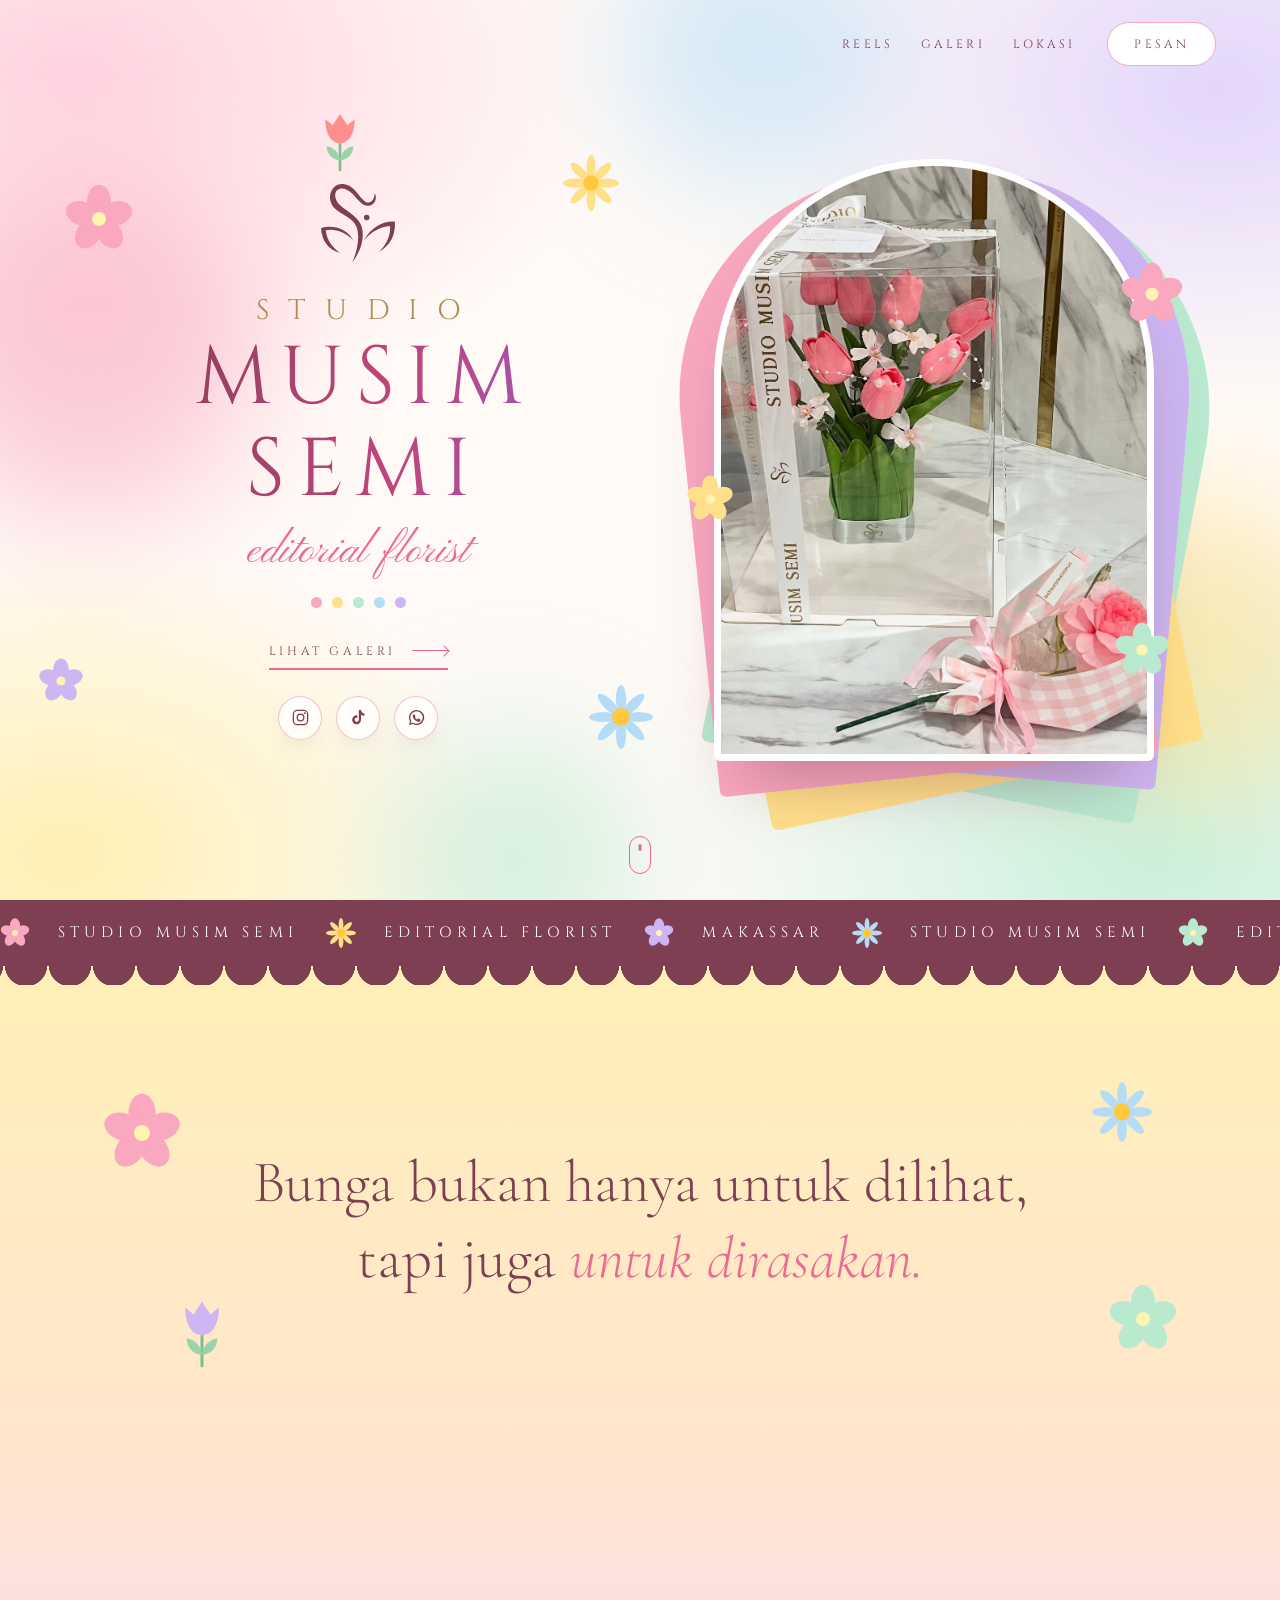
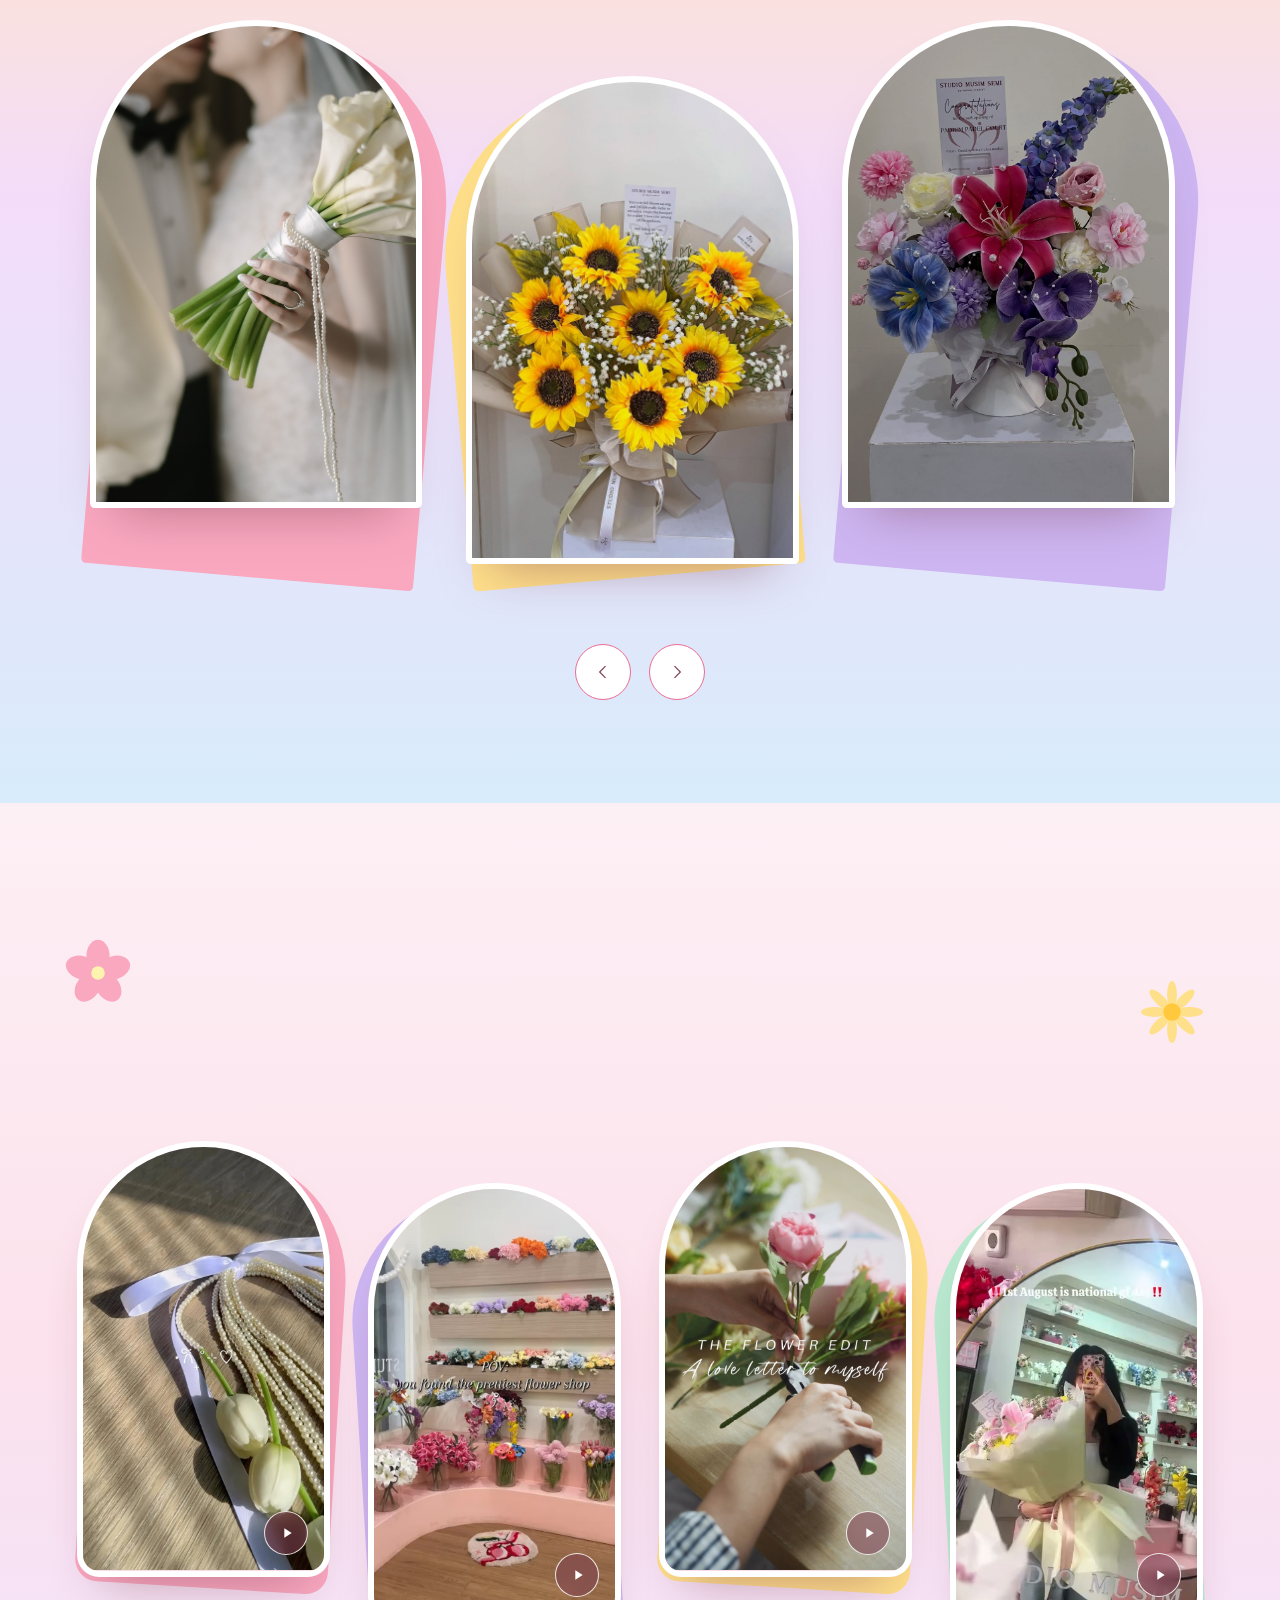
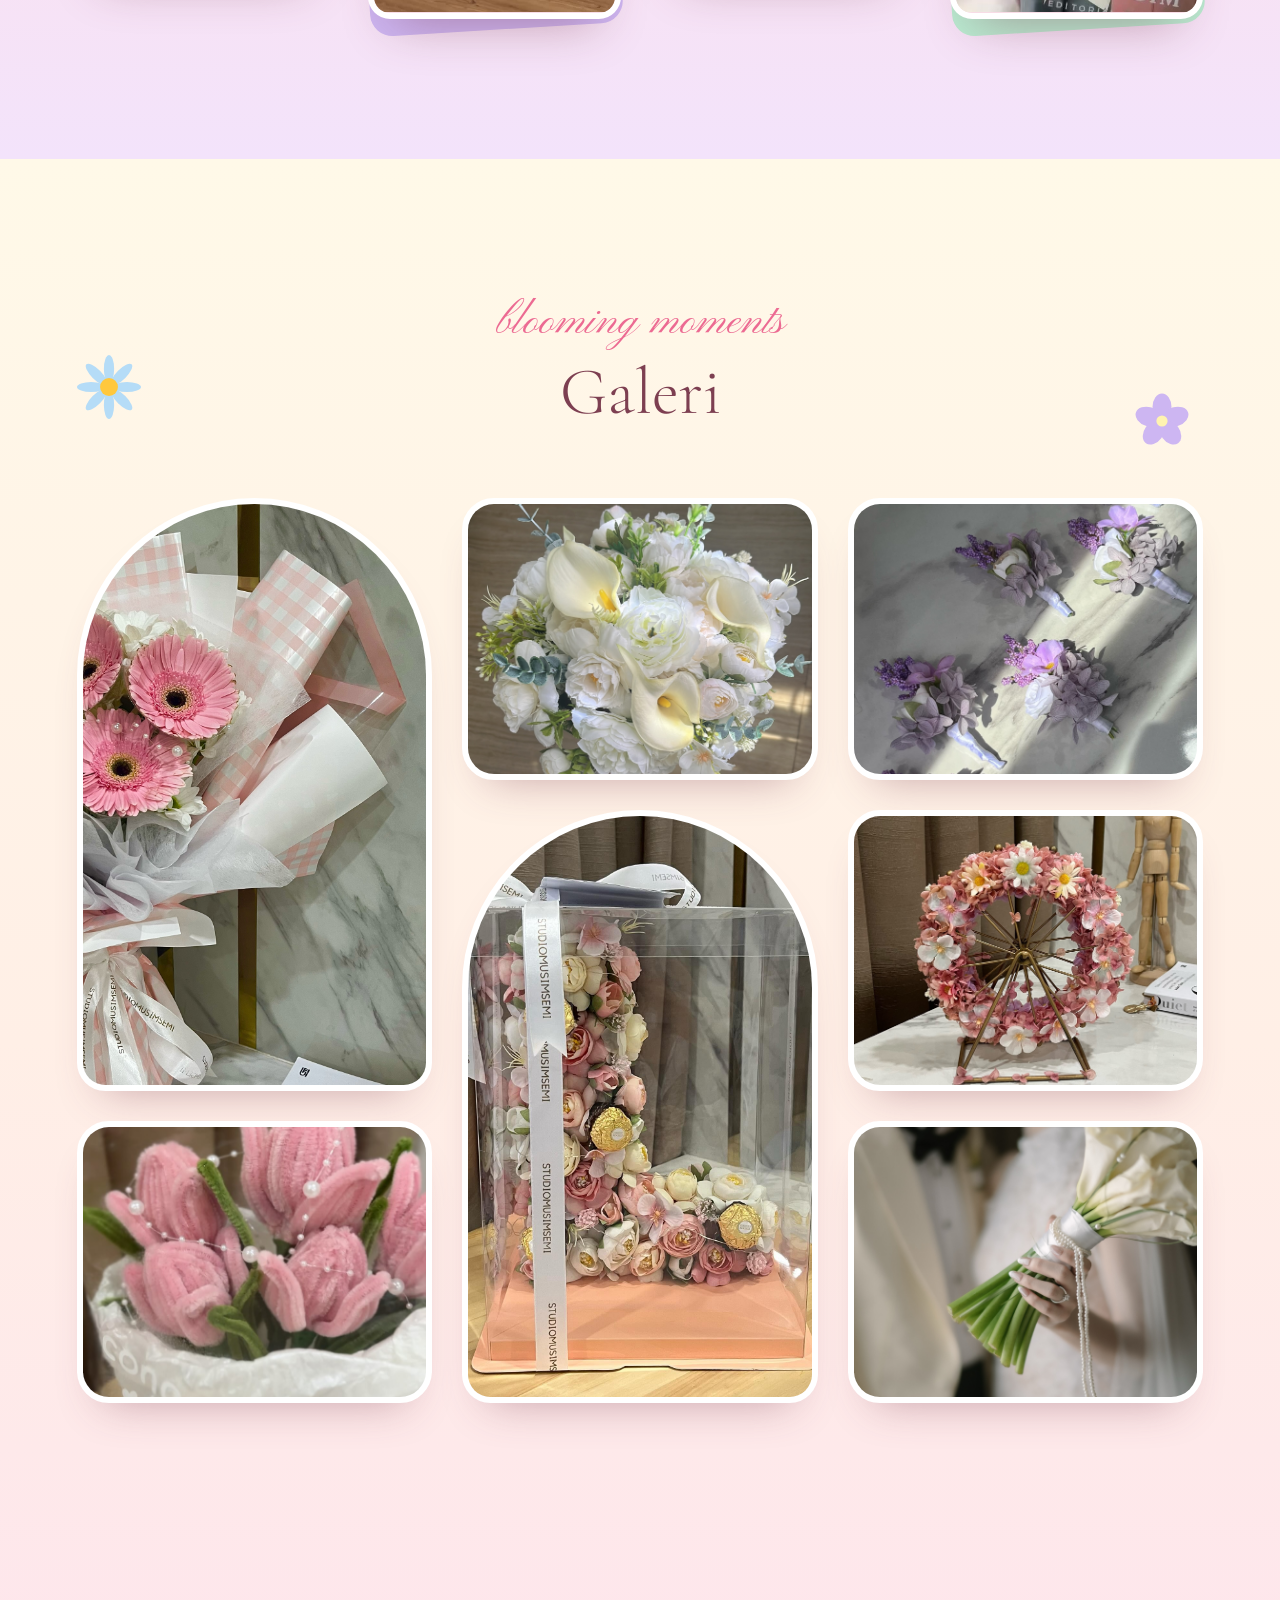
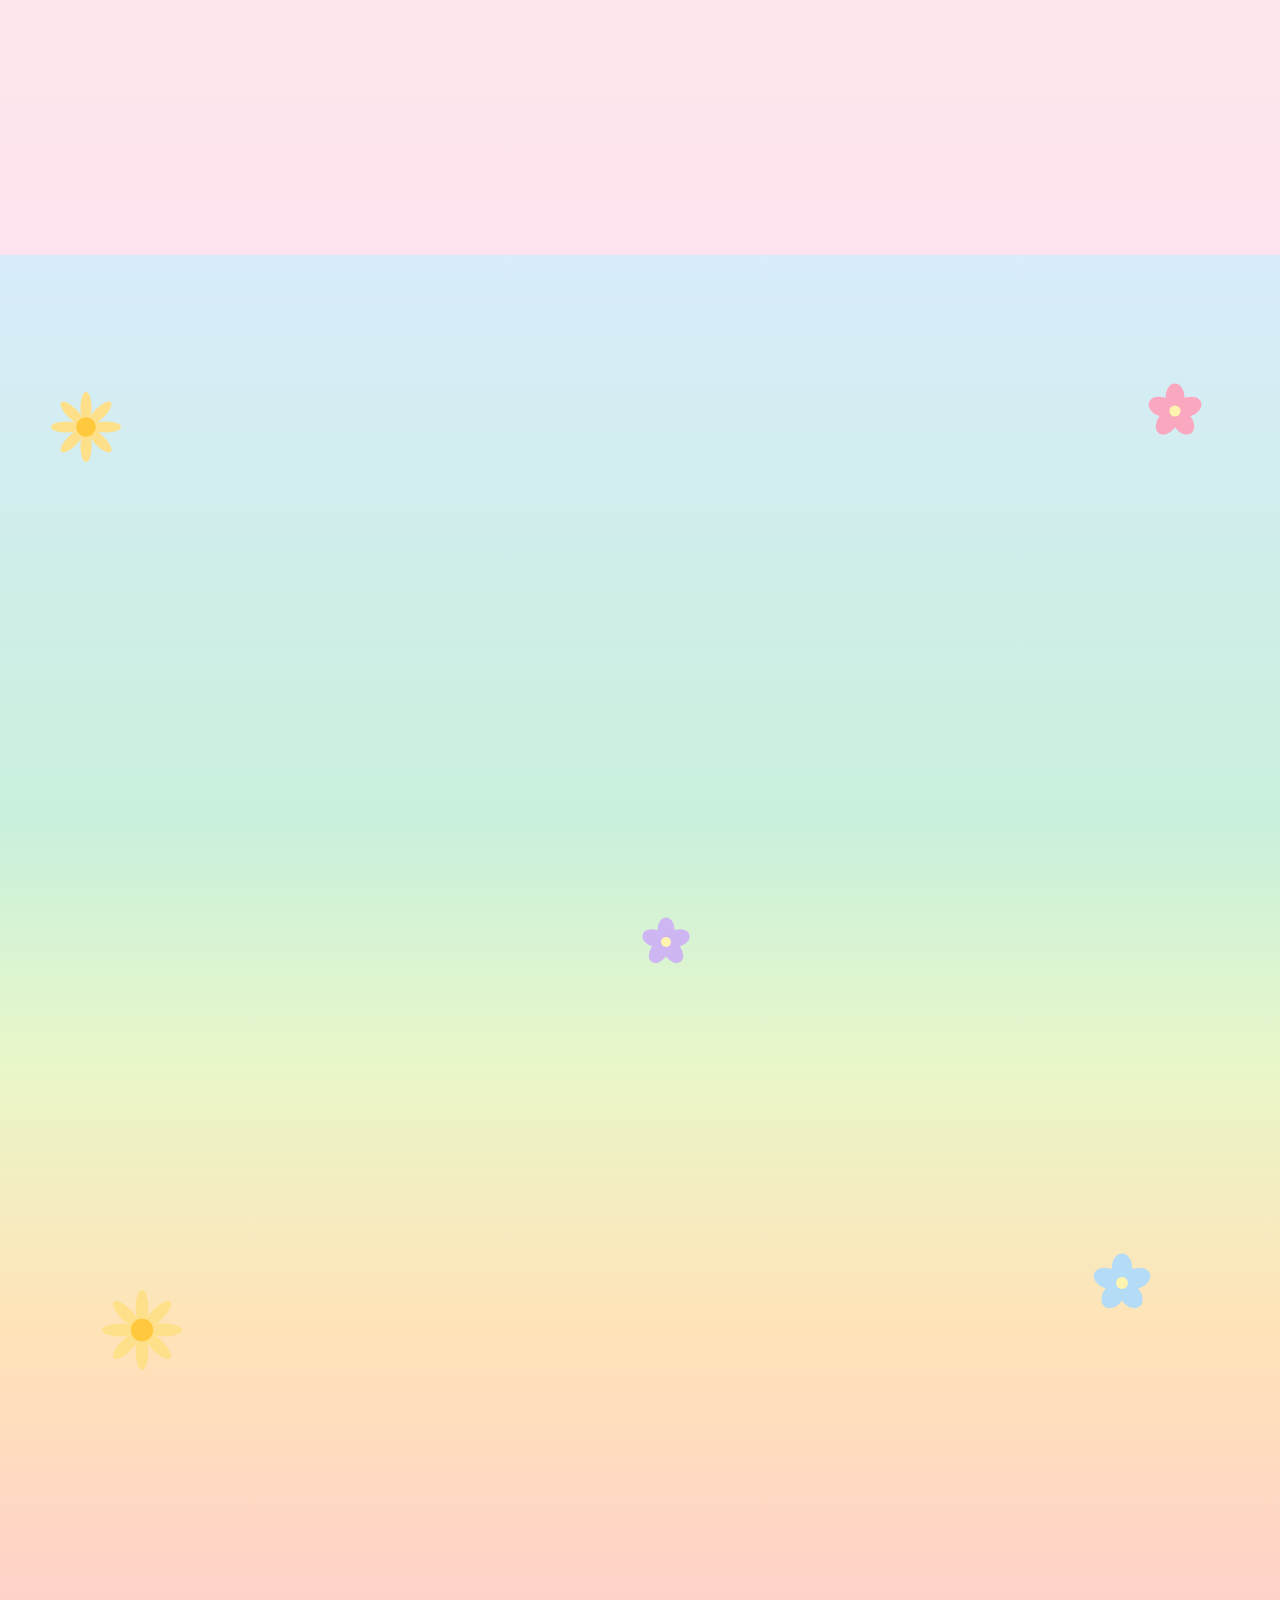
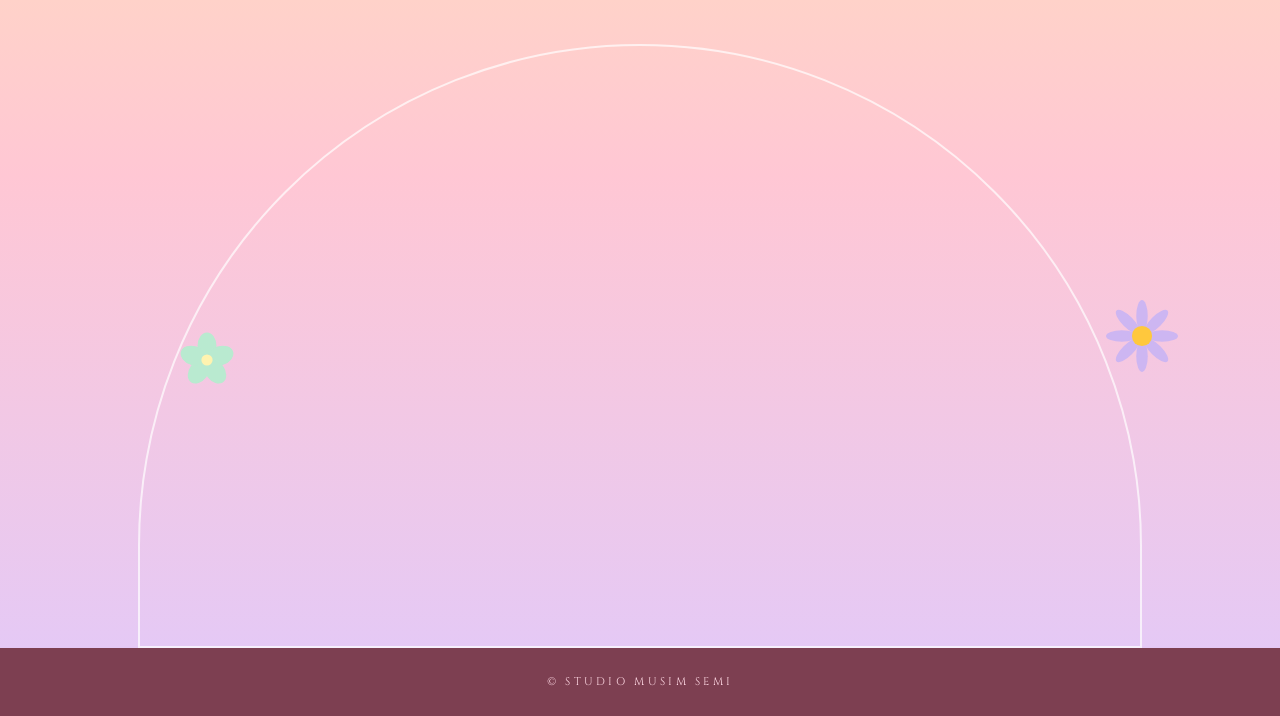
<file: index.html>
<!DOCTYPE html>
<html lang="id">

<head>
  <meta charset="utf-8">
  <meta name="viewport" content="width=device-width, initial-scale=1">
  <title>Studio Musim Semi — Editorial Florist Makassar</title>
  <meta name="description"
    content="Studio Musim Semi, editorial florist di Makassar. Fresh, artificial, dan custom bouquet untuk wedding dan momen berharga.">
  <link rel="preconnect" href="https://fonts.googleapis.com">
  <link rel="preconnect" href="https://fonts.gstatic.com" crossorigin>
  <link
    href="https://fonts.googleapis.com/css2?family=Cinzel:wght@400;500&family=Cormorant+Garamond:ital,wght@0,300;0,400;0,500;1,300;1,400&family=Pinyon+Script&display=swap"
    rel="stylesheet">
  <link rel="stylesheet" href="style.css">
</head>

<body>

  <svg width="0" height="0" style="position:absolute" aria-hidden="true">
    <defs>
      <symbol id="mark" viewBox="10 8 72 74">
        <g fill="currentColor" stroke="none">
          <path d="M60.5 19.5C62.8 24 60.4 29.8 55 30.2C49.5 30.6 46 24.5 41.2 19.8C36.6 15.2 31.2 13.8 28 16.8C25.2 19.4 26 25.2 30.4 29.6C35.2 34.4 44.2 38.2 48.2 45.8C51.6 52.4 51.2 65.8 41 79C46.2 67.2 47.4 55.6 44.8 48.4C41.8 40.4 31.5 37.8 25.4 31.8C20.8 27.2 20.6 18.8 25.4 14.2C30.2 9.6 38.2 11 44.2 17.8C48.4 22.6 51.6 27.8 55.4 27.4C58.6 27 60 23.6 60.5 19.5Z" />
          <circle cx="53.5" cy="40.3" r="2.4" />
          <path d="M42.2 60C35.2 52.6 25.4 49.4 18.2 51.2C19.2 59.6 23.8 66.2 30.8 70.8C20.2 68 14.6 59.6 14.2 49.2C24.4 46.4 36.2 49.4 42.2 60Z" />
          <path d="M51.2 59.8C57.6 48.2 68 43.2 77.8 43.8C78.4 55.4 73.8 64.6 64.2 69.8C71 63.2 74.2 55 73.6 47.6C65.4 48.2 57.4 52.4 51.2 59.8Z" />
        </g>
      </symbol>
      <symbol id="blossom" viewBox="0 0 100 100">
        <g fill="currentColor" stroke="none">
          <ellipse cx="50" cy="25" rx="17" ry="24" />
          <ellipse cx="50" cy="25" rx="17" ry="24" transform="rotate(72 50 50)" />
          <ellipse cx="50" cy="25" rx="17" ry="24" transform="rotate(144 50 50)" />
          <ellipse cx="50" cy="25" rx="17" ry="24" transform="rotate(216 50 50)" />
          <ellipse cx="50" cy="25" rx="17" ry="24" transform="rotate(288 50 50)" />
        </g>
        <circle cx="50" cy="50" r="10" fill="#fff3b0" stroke="none" />
      </symbol>
      <symbol id="daisy" viewBox="0 0 100 100">
        <g fill="currentColor" stroke="none">
          <ellipse cx="50" cy="22" rx="8" ry="22" />
          <ellipse cx="50" cy="22" rx="8" ry="22" transform="rotate(45 50 50)" />
          <ellipse cx="50" cy="22" rx="8" ry="22" transform="rotate(90 50 50)" />
          <ellipse cx="50" cy="22" rx="8" ry="22" transform="rotate(135 50 50)" />
          <ellipse cx="50" cy="22" rx="8" ry="22" transform="rotate(180 50 50)" />
          <ellipse cx="50" cy="22" rx="8" ry="22" transform="rotate(225 50 50)" />
          <ellipse cx="50" cy="22" rx="8" ry="22" transform="rotate(270 50 50)" />
          <ellipse cx="50" cy="22" rx="8" ry="22" transform="rotate(315 50 50)" />
        </g>
        <circle cx="50" cy="50" r="14" fill="#ffc83d" stroke="none" />
      </symbol>
      <symbol id="tulip" viewBox="0 0 60 100">
        <path d="M30 98V52" stroke="#7fbf8f" stroke-width="4" stroke-linecap="round" fill="none" />
        <path d="M30 84c-14-2-20-12-20-22 10 2 18 8 20 22zM30 84c14-2 20-12 20-22-10 2-18 8-20 22z" fill="#9bd3a8"
          stroke="none" />
        <path d="M8 22c0 24 10 36 22 36s22-12 22-36l-11 9-11-17-11 17z" fill="currentColor" stroke="none" />
      </symbol>
    </defs>
  </svg>

  <header class="nav" id="nav">
    <a href="#top" class="brand" aria-label="Studio Musim Semi">
      <svg class="brand-mark">
        <use href="#mark" />
      </svg>
      <span>Studio Musim Semi</span>
    </a>
    <div class="nav-right">
      <nav class="nav-links" aria-label="Navigasi">
        <a href="#video">Reels</a>
        <a href="#galeri">Galeri</a>
        <a href="#kontak">Lokasi</a>
      </nav>
      <a class="pill" href="https://wa.me/6285710050458" target="_blank" rel="noopener">Pesan</a>
    </div>
  </header>

  <main id="top">

    <section class="hero">
      <div class="blob b1"></div>
      <div class="blob b2"></div>
      <div class="blob b3"></div>
      <div class="blob b4"></div>

      <svg class="fl f1 c-pink">
        <use href="#blossom" />
      </svg>
      <svg class="fl f2 c-yellow">
        <use href="#daisy" />
      </svg>
      <svg class="fl f3 c-lilac">
        <use href="#blossom" />
      </svg>
      <svg class="fl f4 c-sky">
        <use href="#daisy" />
      </svg>
      <svg class="fl f5 c-coral">
        <use href="#tulip" />
      </svg>

      <div class="hero-text">
        <svg class="hero-mark reveal">
          <use href="#mark" />
        </svg>
        <h1 class="logo reveal d1">
          <span>Studio</span>
          <span>Musim Semi</span>
        </h1>
        <p class="script reveal d2">editorial florist</p>
        <div class="dots reveal d2"><i></i><i></i><i></i><i></i><i></i></div>
        <a class="cta reveal d3" href="#galeri"><span>Lihat galeri</span><i></i></a>
        <div class="hero-socials reveal d3" aria-label="Media sosial dan kontak">
          <a href="https://www.instagram.com/studiomusimsemi/" target="_blank" rel="noopener" aria-label="Instagram Studio Musim Semi" title="Instagram">
            <svg viewBox="0 0 24 24" aria-hidden="true">
              <rect x="3" y="3" width="18" height="18" rx="5" stroke-width="1.6" />
              <circle cx="12" cy="12" r="4.2" stroke-width="1.6" />
              <circle cx="17.4" cy="6.6" r="1.1" fill="currentColor" stroke="none" />
            </svg>
          </a>
          <a href="https://www.tiktok.com/@studiomusimsemi" target="_blank" rel="noopener" aria-label="TikTok Studio Musim Semi" title="TikTok">
            <svg viewBox="0 0 24 24" aria-hidden="true">
              <path fill="currentColor" stroke="none" d="M16.6 5.8A4.8 4.8 0 0 1 15.2 2.5h-2.8v12.4a2.7 2.7 0 1 1-2.7-2.7c.3 0 .6 0 .9.1V9.4a5.6 5.6 0 1 0 4.6 5.5V8.6a7.5 7.5 0 0 0 4.4 1.4V7.2a4.8 4.8 0 0 1-3-1.4z" />
            </svg>
          </a>
          <a href="https://wa.me/6285710050458" target="_blank" rel="noopener" aria-label="WhatsApp Studio Musim Semi" title="WhatsApp">
            <svg viewBox="0 0 24 24" aria-hidden="true">
              <path fill="currentColor" stroke="none" d="M12 2.5a9.5 9.5 0 0 0-8.2 14.3L2.5 21.5l4.9-1.3A9.5 9.5 0 1 0 12 2.5zm0 17.3c-1.4 0-2.8-.4-4-1.1l-.3-.2-2.9.8.8-2.8-.2-.3a7.8 7.8 0 1 1 6.6 3.6zm4.3-5.8c-.2-.1-1.4-.7-1.6-.8-.2-.1-.4-.1-.5.1l-.8 1c-.1.2-.3.2-.5.1-1.3-.6-2.1-1.2-2.9-2.6-.2-.4.2-.4.6-1.1.1-.2 0-.3 0-.5l-.7-1.7c-.2-.5-.4-.4-.6-.4h-.5c-.2 0-.5.1-.7.3-.2.3-.9.9-.9 2.1s.9 2.4 1 2.6c.1.2 1.7 2.7 4.2 3.7 1.5.6 2.1.7 2.8.6.5-.1 1.4-.6 1.6-1.1.2-.6.2-1 .2-1.1-.1-.1-.2-.2-.4-.3z" />
            </svg>
          </a>
        </div>
      </div>

      <div class="hero-art reveal d2">
        <div class="layer l-mint"></div>
        <div class="layer l-yellow"></div>
        <div class="layer l-lilac"></div>
        <div class="layer l-pink"></div>
        <div class="arch" data-parallax>
          <img src="assets/tulip.jpg" alt="Tulip merah muda dalam kotak bening dengan pita Studio Musim Semi">
        </div>
        <svg class="fl g1 c-pink">
          <use href="#blossom" />
        </svg>
        <svg class="fl g2 c-yellow">
          <use href="#blossom" />
        </svg>
        <svg class="fl g3 c-mint">
          <use href="#blossom" />
        </svg>
      </div>
      <a href="#koleksi" class="scroll-hint" aria-label="Gulir"><i></i></a>
    </section>

    <div class="marquee" aria-hidden="true">
      <div class="track">
        <span><svg class="c-pink">
            <use href="#blossom" />
          </svg>Studio Musim Semi<svg class="c-yellow">
            <use href="#daisy" />
          </svg>Editorial Florist<svg class="c-lilac">
            <use href="#blossom" />
          </svg>Makassar<svg class="c-sky">
            <use href="#daisy" />
          </svg>Studio Musim Semi<svg class="c-mint">
            <use href="#blossom" />
          </svg>Editorial Florist<svg class="c-coral">
            <use href="#daisy" />
          </svg>Makassar</span>
        <span><svg class="c-pink">
            <use href="#blossom" />
          </svg>Studio Musim Semi<svg class="c-yellow">
            <use href="#daisy" />
          </svg>Editorial Florist<svg class="c-lilac">
            <use href="#blossom" />
          </svg>Makassar<svg class="c-sky">
            <use href="#daisy" />
          </svg>Studio Musim Semi<svg class="c-mint">
            <use href="#blossom" />
          </svg>Editorial Florist<svg class="c-coral">
            <use href="#daisy" />
          </svg>Makassar</span>
      </div>
    </div>

    <section class="quote scal">
      <svg class="fl q1 c-pink">
        <use href="#blossom" />
      </svg>
      <svg class="fl q2 c-sky">
        <use href="#daisy" />
      </svg>
      <svg class="fl q3 c-lilac">
        <use href="#tulip" />
      </svg>
      <svg class="fl q4 c-mint">
        <use href="#blossom" />
      </svg>
      <p class="reveal">Bunga bukan hanya untuk dilihat,<br>tapi juga <em>untuk dirasakan.</em></p>
    </section>

    <section class="collection scal" id="koleksi">
      <div class="rail-wrap">
        <div class="rail" id="rail">
          <figure class="card t-pink reveal">
            <div class="arch"><img loading="lazy" src="assets/wedding.jpg"
                alt="Buket calla lily dengan untaian mutiara"></div>
          </figure>
          <figure class="card t-yellow down reveal">
            <div class="arch"><img loading="lazy" src="assets/sunflower.jpg"
                alt="Buket bunga matahari dan baby's breath"></div>
          </figure>
          <figure class="card t-lilac reveal">
            <div class="arch"><img loading="lazy" src="assets/lavender.jpg"
                alt="Rangkaian bunga lavender dan biru dengan lily merah muda"></div>
          </figure>
          <figure class="card t-mint down reveal">
            <div class="arch"><img loading="lazy" src="assets/orchid.jpg"
                alt="Anggrek dan peony merah muda dengan pita Studio Musim Semi"></div>
          </figure>
          <figure class="card t-sky reveal">
            <div class="arch"><img loading="lazy" src="assets/plush.jpg" alt="Buket boneka bunga warna pastel"></div>
          </figure>
          <figure class="card t-coral down reveal">
            <div class="arch"><img loading="lazy" src="assets/crimson.jpg"
                alt="Buket anthurium putih dan anggrek merah"></div>
          </figure>
        </div>
      </div>
      <div class="rail-ctrl">
        <button id="prev" aria-label="Sebelumnya"><svg viewBox="0 0 24 24">
            <path d="M15 5l-7 7 7 7" />
          </svg></button>
        <button id="next" aria-label="Berikutnya"><svg viewBox="0 0 24 24">
            <path d="M9 5l7 7-7 7" />
          </svg></button>
      </div>
    </section>

    <!-- ================= VIDEO REELS INSTAGRAM ================= -->
    <section class="reels scal" id="video">
      <svg class="fl r1 c-pink">
        <use href="#blossom" />
      </svg>
      <svg class="fl r2 c-yellow">
        <use href="#daisy" />
      </svg>
      <div class="sec-head reveal">
        <p class="script">in motion</p>
        <h2>Dari <em>studio</em> kami</h2>
      </div>
      <div class="reels-grid">
        <figure class="reel t-pink reveal" data-video="assets/reel-pearl.mp4" data-ig="https://www.instagram.com/reel/DAz9Eu2vgV0/">
          <div class="reel-frame">
            <video src="assets/reel-pearl.mp4" poster="assets/poster-pearl.jpg" autoplay muted loop playsinline preload="metadata"></video>
            <button class="reel-play" type="button" aria-label="Perbesar video">
              <svg viewBox="0 0 24 24"><polygon points="8,5 19,12 8,19" fill="currentColor" stroke="none"/></svg>
            </button>
          </div>
        </figure>
        <figure class="reel t-lilac down reveal d1" data-video="assets/reel-studio.mp4" data-ig="https://www.instagram.com/reel/DPqejkAk3xR/">
          <div class="reel-frame">
            <video src="assets/reel-studio.mp4" poster="assets/poster-studio.jpg" autoplay muted loop playsinline preload="metadata"></video>
            <button class="reel-play" type="button" aria-label="Perbesar video">
              <svg viewBox="0 0 24 24"><polygon points="8,5 19,12 8,19" fill="currentColor" stroke="none"/></svg>
            </button>
          </div>
        </figure>
        <figure class="reel t-yellow reveal d2" data-video="assets/reel-workshop.mp4" data-ig="https://www.instagram.com/reel/Da186POTrm1/">
          <div class="reel-frame">
            <video src="assets/reel-workshop.mp4" poster="assets/poster-workshop.jpg" autoplay muted loop playsinline preload="metadata"></video>
            <button class="reel-play" type="button" aria-label="Perbesar video">
              <svg viewBox="0 0 24 24"><polygon points="8,5 19,12 8,19" fill="currentColor" stroke="none"/></svg>
            </button>
          </div>
        </figure>
        <figure class="reel t-mint down reveal d3" data-video="assets/reel-lily.mp4" data-ig="https://www.instagram.com/reel/DbITGC0T-cJ/">
          <div class="reel-frame">
            <video src="assets/reel-lily.mp4" poster="assets/poster-lily.jpg" autoplay muted loop playsinline preload="metadata"></video>
            <button class="reel-play" type="button" aria-label="Perbesar video">
              <svg viewBox="0 0 24 24"><polygon points="8,5 19,12 8,19" fill="currentColor" stroke="none"/></svg>
            </button>
          </div>
        </figure>
      </div>
    </section>

    <!-- ================= GALERI FOTO ================= -->
    <section class="gallery scal" id="galeri">
      <svg class="fl gl1 c-sky">
        <use href="#daisy" />
      </svg>
      <svg class="fl gl2 c-lilac">
        <use href="#blossom" />
      </svg>
      <div class="sec-head reveal">
        <p class="script">blooming moments</p>
        <h2>Galeri</h2>
      </div>
      <div class="gal-grid">
        <figure class="gal-item tall g-pink reveal" data-lb="assets/gal-gerbera.jpg">
          <img loading="lazy" src="assets/gal-gerbera.jpg" alt="Buket gerbera pink gingham dengan pita Studio Musim Semi">
        </figure>
        <figure class="gal-item g-yellow reveal d1" data-lb="assets/gal-calla.jpg">
          <img loading="lazy" src="assets/gal-calla.jpg" alt="Buket pengantin calla lily dan mawar putih">
        </figure>
        <figure class="gal-item g-lilac reveal d2" data-lb="assets/gal-bout.jpg">
          <img loading="lazy" src="assets/gal-bout.jpg" alt="Boutonniere lilac di atas marmer">
        </figure>
        <figure class="gal-item tall g-mint reveal" data-lb="assets/gal-box.jpg">
          <img loading="lazy" src="assets/gal-box.jpg" alt="Bloombox bunga inisial dengan pita Studio Musim Semi">
        </figure>
        <figure class="gal-item g-coral reveal d1" data-lb="assets/gal-ferris.jpg">
          <img loading="lazy" src="assets/gal-ferris.jpg" alt="Rangkaian bunga ferris wheel pink pastel">
        </figure>
        <figure class="gal-item g-sky reveal d2" data-lb="assets/gal-pearl-tulip.jpg">
          <img loading="lazy" src="assets/gal-pearl-tulip.jpg" alt="Buket tulip merah muda dengan untaian mutiara">
        </figure>
        <figure class="gal-item wide g-lilac reveal" data-lb="assets/cart.jpg">
          <img loading="lazy" src="assets/cart.jpg" alt="Koleksi bunga warna-warni musim semi di studio">
        </figure>
        <figure class="gal-item g-pink reveal d1" data-lb="assets/wedding.jpg">
          <img loading="lazy" src="assets/wedding.jpg" alt="Buket pengantin calla lily dan mutiara">
        </figure>
        <figure class="gal-item g-yellow reveal d2" data-lb="assets/sunflower.jpg">
          <img loading="lazy" src="assets/sunflower.jpg" alt="Buket bunga matahari cerah">
        </figure>
      </div>
    </section>

    <section class="about scal">
      <svg class="fl a1 c-yellow">
        <use href="#daisy" />
      </svg>
      <svg class="fl a2 c-pink">
        <use href="#blossom" />
      </svg>
      <svg class="fl a3 c-lilac">
        <use href="#blossom" />
      </svg>
      <div class="about-imgs">
        <div class="arch big reveal"><img loading="lazy" src="assets/plush.jpg" alt=""></div>
        <div class="arch small reveal d2"><img loading="lazy" src="assets/orchid.jpg" alt=""></div>
      </div>
      <div class="about-text">
        <p class="script reveal">for your most tender moments</p>
        <h2 class="reveal d1">Fresh, artificial,<br><em>custom</em> bouquet.</h2>
        <p class="line reveal d2">Wedding · Bridesmaid · Boutonniere</p>
      </div>
    </section>

    <section class="contact scal" id="kontak">
      <svg class="fl k1 c-yellow">
        <use href="#daisy" />
      </svg>
      <svg class="fl k2 c-sky">
        <use href="#blossom" />
      </svg>
      <svg class="fl k3 c-mint">
        <use href="#blossom" />
      </svg>
      <svg class="fl k4 c-lilac">
        <use href="#daisy" />
      </svg>
      <svg class="contact-mark reveal">
        <use href="#mark" />
      </svg>
      <h2 class="reveal d1">Mari berbunga<br>bersama kami</h2>
      <div class="actions reveal d2">
        <a class="pill big" href="https://wa.me/6285710050458" target="_blank" rel="noopener">WhatsApp</a>
        <a class="pill big ghost" href="https://www.instagram.com/studiomusimsemi/" target="_blank"
          rel="noopener">Instagram</a>
      </div>
      <p class="addr reveal d3">Jl. Kijang No. 25, Makassar</p>
      <div class="map-wrap reveal d3">
        <div class="map-frame">
          <iframe
            src="https://www.google.com/maps/embed?pb=!1m18!1m12!1m3!1d3973.7312112511195!2d119.4173142758563!3d-5.146904452034586!2m3!1f0!2f0!3f0!3m2!1i1024!2i768!4f13.1!3m3!1m2!1s0x2dbee3312f99f7d1%3A0x51b5b73f83d39379!2sStudio%20Musim%20Semi!5e0!3m2!1sen!2sid!4v1795202488156!5m2!1sen!2sid"
            title="Lokasi Studio Musim Semi di Google Maps" width="600" height="450" style="border:0;"
            allowfullscreen="" loading="lazy" referrerpolicy="strict-origin-when-cross-origin"></iframe>
        </div>
      </div>
    </section>
  </main>

  <footer>
    <span>© Studio Musim Semi</span>
  </footer>

  <!-- Minimalist Lightbox for Gallery photos & Reels videos -->
  <div class="lightbox" id="lightbox" aria-hidden="true" role="dialog" aria-modal="true">
    <button class="lb-close" id="lbClose" aria-label="Tutup">×</button>
    <button class="lb-nav lb-prev" id="lbPrev" aria-label="Sebelumnya"><svg viewBox="0 0 24 24"><path d="M15 5l-7 7 7 7"/></svg></button>
    <div class="lb-stage" id="lbStage"></div>
    <button class="lb-nav lb-next" id="lbNext" aria-label="Berikutnya"><svg viewBox="0 0 24 24"><path d="M9 5l7 7-7 7"/></svg></button>
    <a class="lb-ig" id="lbIg" href="#" target="_blank" rel="noopener">Lihat di Instagram ↗</a>
  </div>

  <script src="script.js"></script>
</body>

</html>
</file>
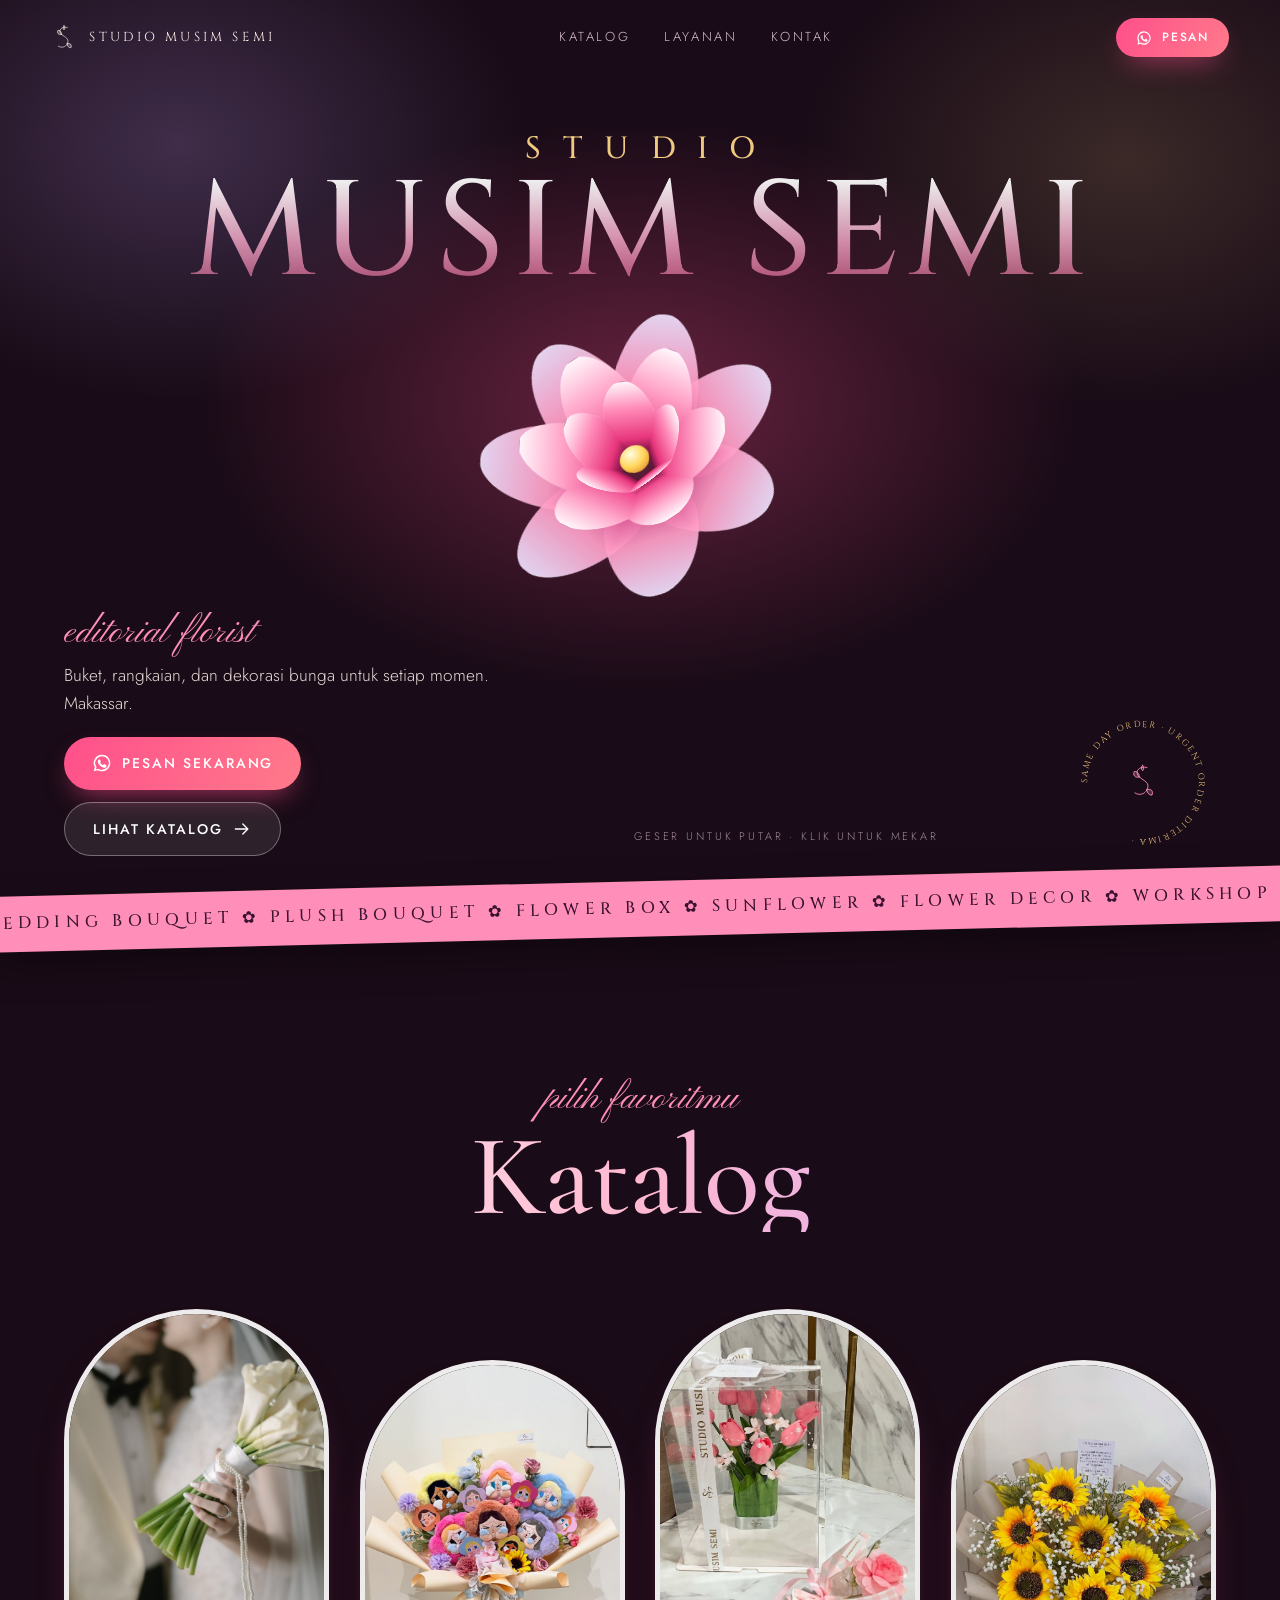
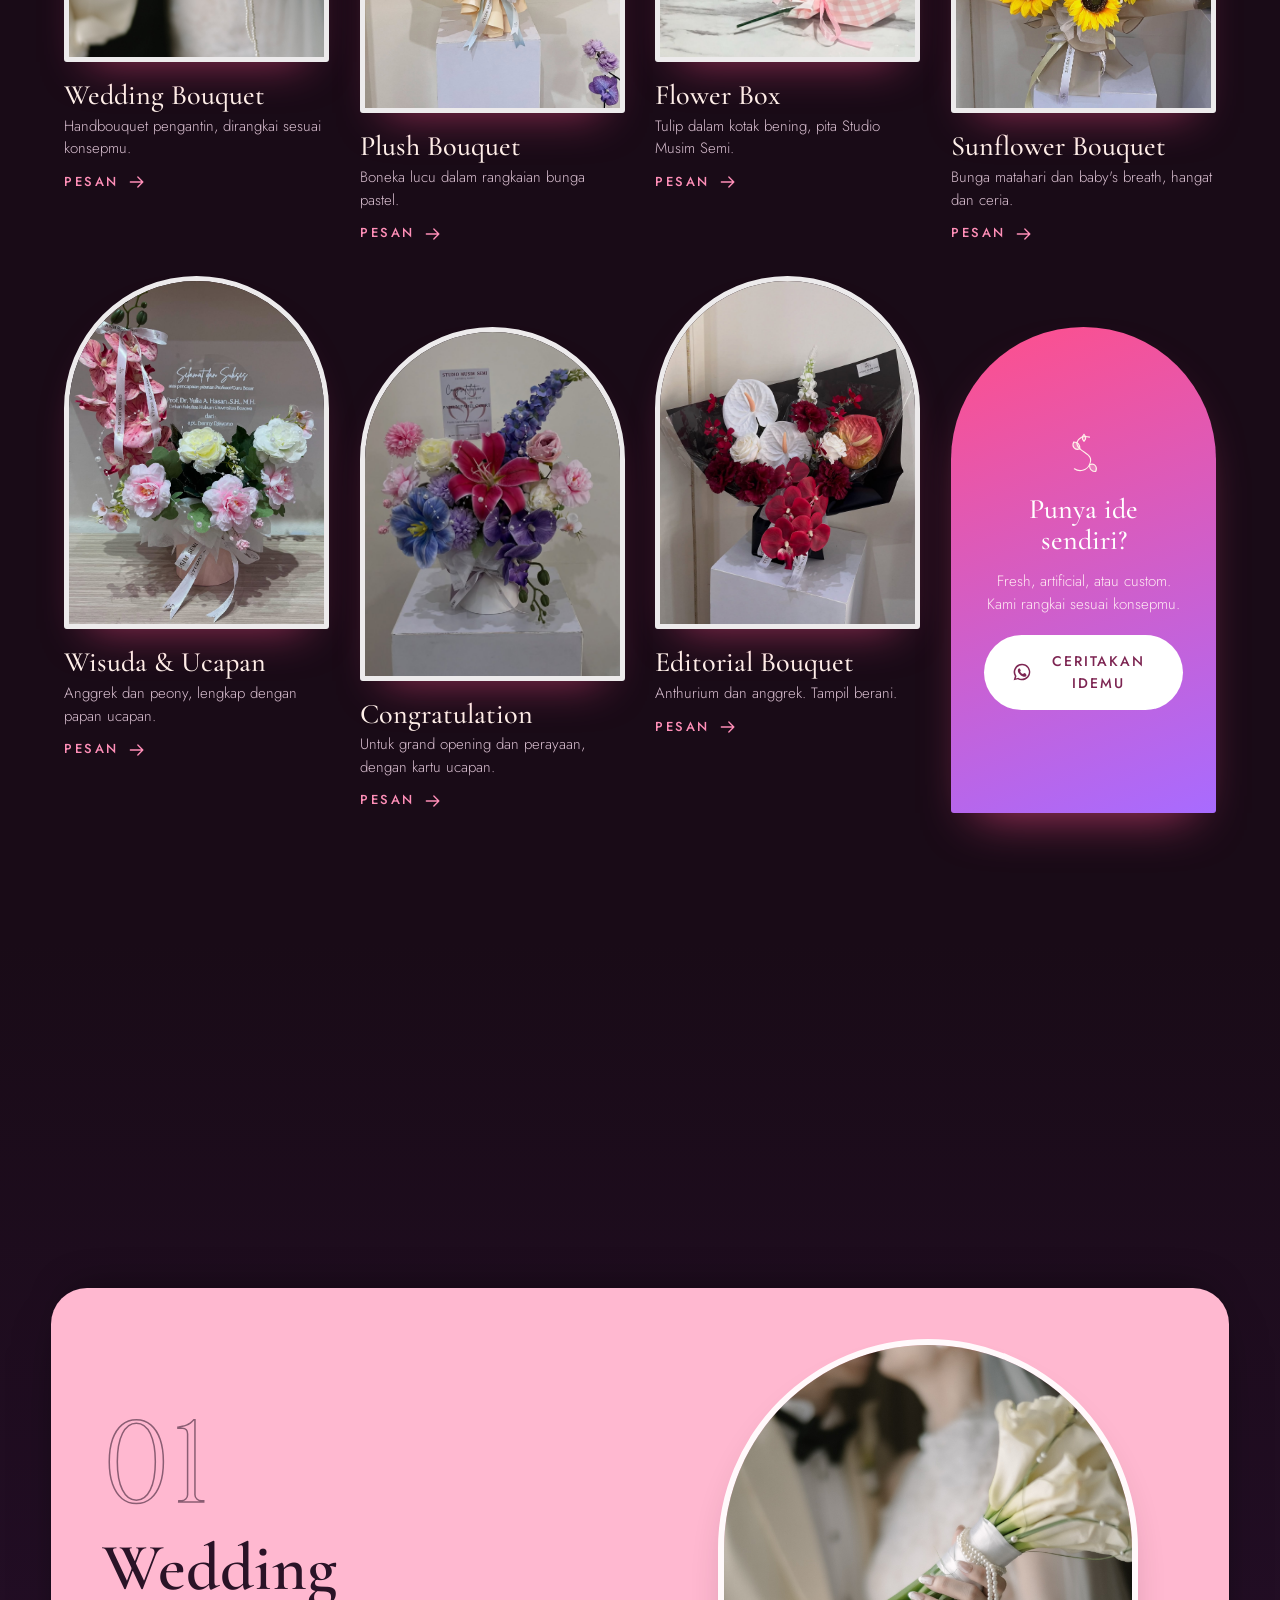
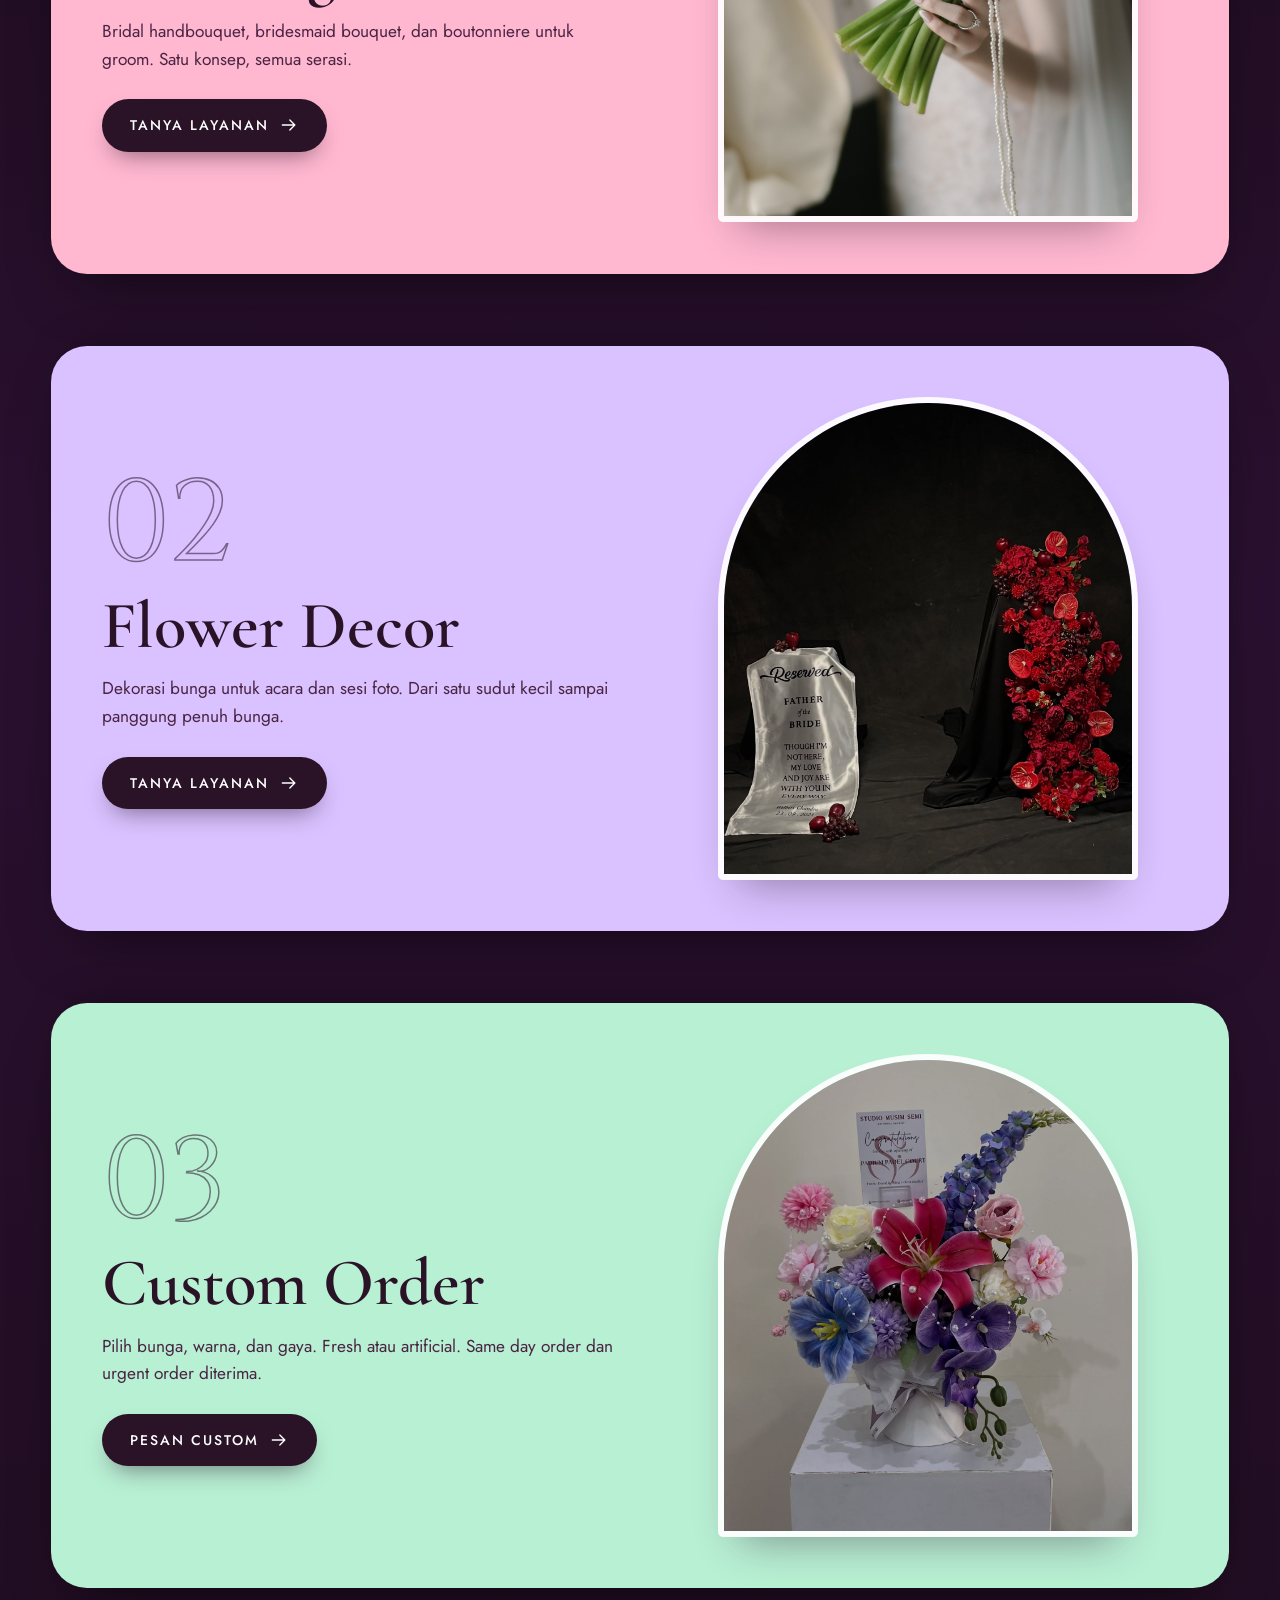
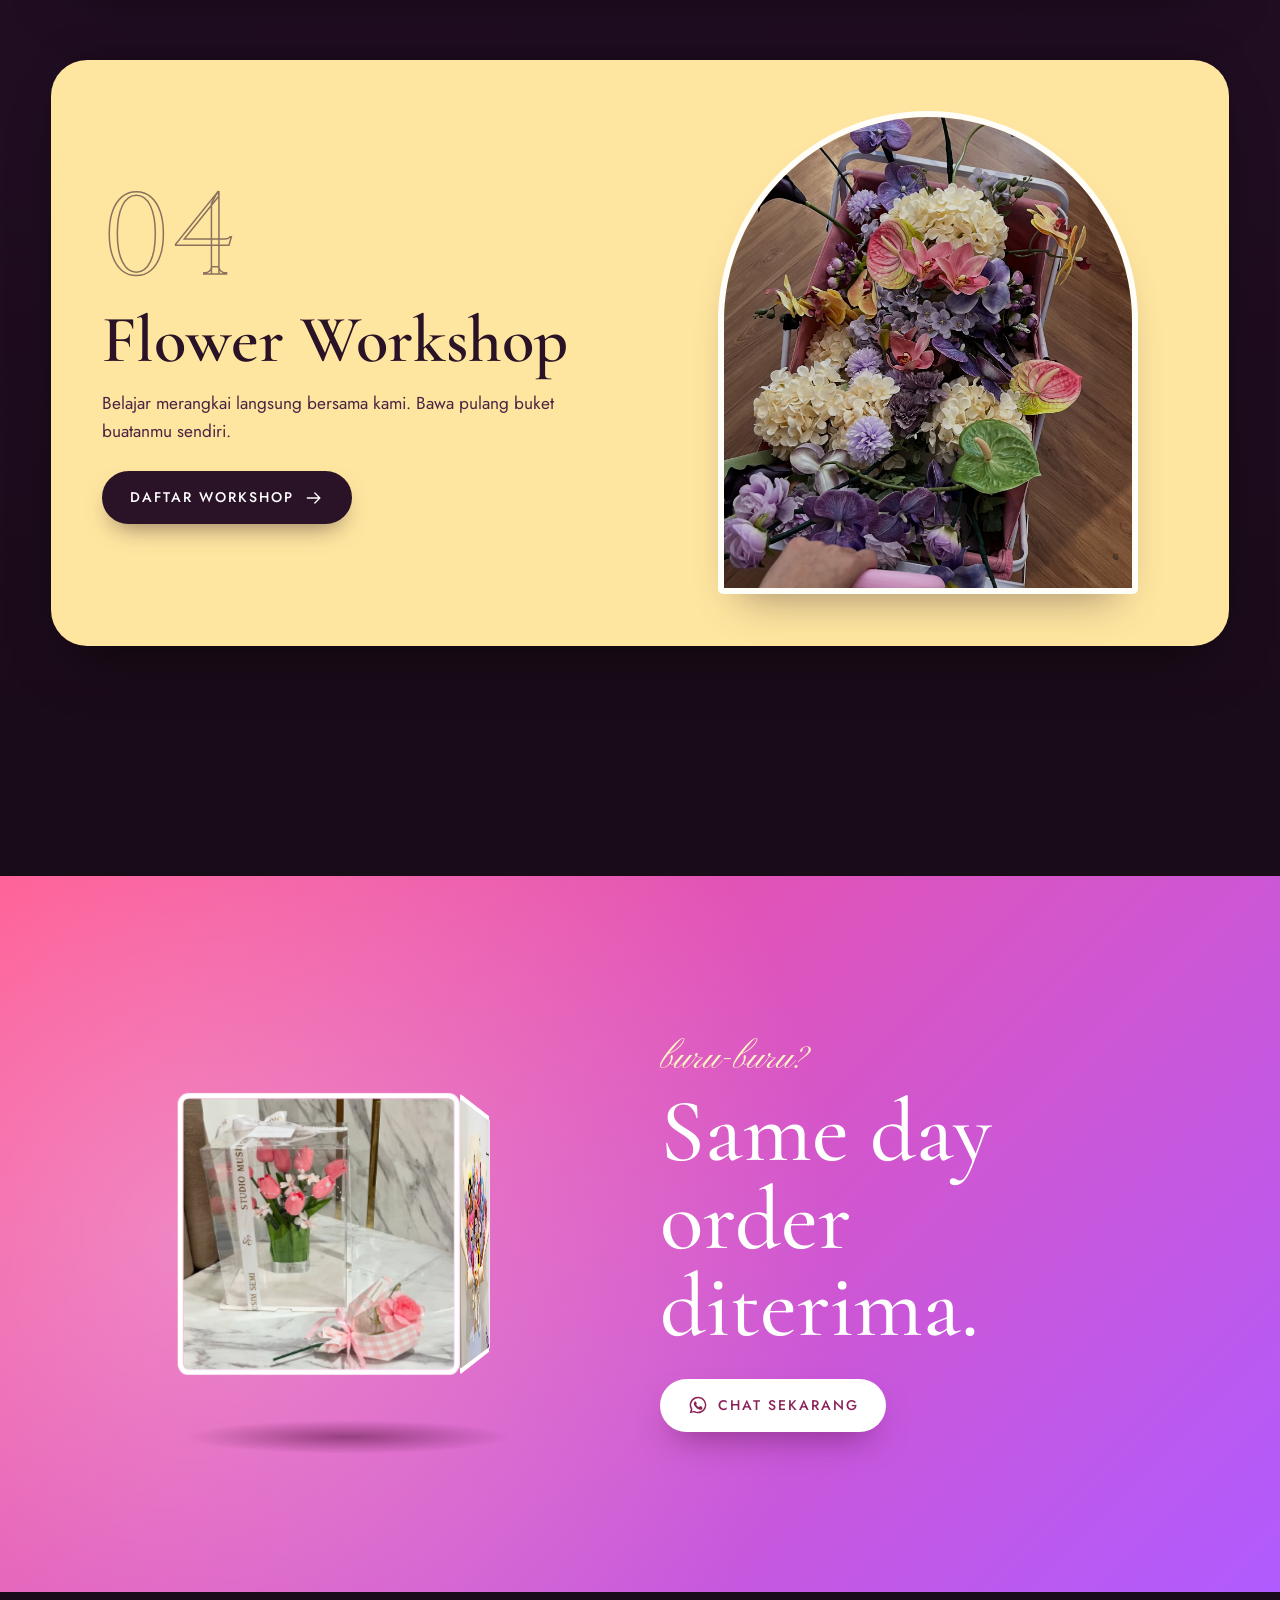
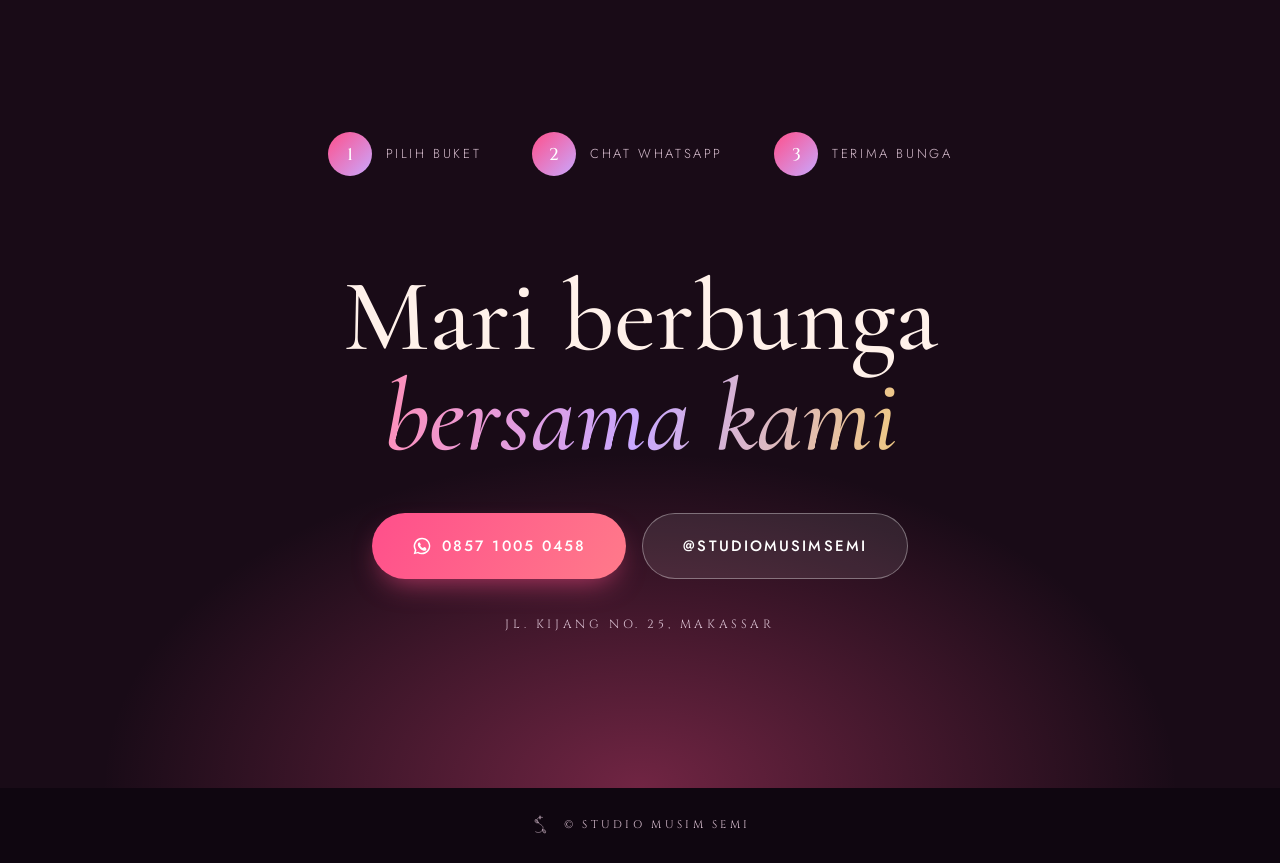
<file: v2/index.html>
<!DOCTYPE html>
<html lang="id">
<head>
<meta charset="utf-8">
<meta name="viewport" content="width=device-width, initial-scale=1">
<title>Studio Musim Semi — Buket & Dekorasi Bunga Makassar</title>
<meta name="description" content="Studio Musim Semi, editorial florist Makassar. Wedding bouquet, plush bouquet, flower box, dekorasi bunga, dan workshop. Same day order diterima.">
<link rel="preconnect" href="https://fonts.googleapis.com">
<link rel="preconnect" href="https://fonts.gstatic.com" crossorigin>
<link href="https://fonts.googleapis.com/css2?family=Cinzel:wght@400;500;600&family=Cormorant+Garamond:ital,wght@0,400;0,500;0,600;1,400;1,500&family=Jost:wght@300;400;500&family=Pinyon+Script&display=swap" rel="stylesheet">
<link rel="stylesheet" href="style.css">
</head>
<body>

<svg width="0" height="0" style="position:absolute" aria-hidden="true">
  <defs>
    <symbol id="mark" viewBox="0 0 64 72">
      <g fill="none" stroke="currentColor" stroke-width="1.6" stroke-linecap="round">
        <path d="M40 10c-14-4-24 8-14 17 9 8 20 10 14 23-4 9-15 11-22 6"/>
        <path d="M26 27c-8 3-12-4-9-10 5 0 9 3 9 10z" fill="currentColor" fill-opacity=".25"/>
        <path d="M40 50c8-3 12 4 9 10-5 0-9-3-9-10z" fill="currentColor" fill-opacity=".25"/>
        <path d="M32 6c3 3 3 7 0 10-3-3-3-7 0-10z" fill="currentColor" fill-opacity=".25"/>
      </g>
    </symbol>
    <symbol id="arrow" viewBox="0 0 24 24"><path d="M4 12h15M13 6l6 6-6 6" fill="none" stroke="currentColor" stroke-width="1.6" stroke-linecap="round" stroke-linejoin="round"/></symbol>
    <symbol id="wa" viewBox="0 0 24 24"><path fill="currentColor" stroke="none" d="M12 2a10 10 0 0 0-8.6 15.1L2 22l5-1.3A10 10 0 1 0 12 2zm0 18.2c-1.5 0-2.9-.4-4.1-1.1l-.3-.2-3 .8.8-2.9-.2-.3A8.2 8.2 0 1 1 12 20.2zm4.5-6.1c-.2-.1-1.5-.7-1.7-.8-.2-.1-.4-.1-.6.1l-.8 1c-.1.2-.3.2-.5.1-1.3-.6-2.2-1.2-3-2.7-.2-.4.2-.4.6-1.2.1-.2 0-.3 0-.5l-.8-1.8c-.2-.5-.4-.4-.6-.4h-.5c-.2 0-.5.1-.7.3-.2.3-.9.9-.9 2.2s.9 2.5 1.1 2.7c.1.2 1.8 2.8 4.4 3.9 1.6.7 2.2.7 3 .6.5-.1 1.5-.6 1.7-1.2.2-.6.2-1.1.2-1.2-.1-.1-.3-.2-.5-.3z"/></symbol>
  </defs>
</svg>

<header class="nav" id="nav">
  <a href="#top" class="brand" aria-label="Studio Musim Semi">
    <svg class="brand-mark"><use href="#mark"/></svg>
    <span>Studio Musim Semi</span>
  </a>
  <nav>
    <a href="#katalog">Katalog</a>
    <a href="#layanan">Layanan</a>
    <a href="#kontak">Kontak</a>
  </nav>
  <a class="btn sm" data-wa="" href="https://wa.me/6285710050458" target="_blank" rel="noopener"><svg><use href="#wa"/></svg>Pesan</a>
</header>

<!-- ================= HERO 3D FLOWER (LIGHTWEIGHT) ================= -->
<main id="top">
<section class="hero" id="hero">
  <div class="stage" id="stage" aria-label="Bunga 3D — geser untuk memutar, klik untuk mekar">
    <h1 class="mega" aria-label="Studio Musim Semi">
      <span>Studio</span>
      <span>Musim Semi</span>
    </h1>

    <div class="flower-rig" id="flowerRig">
      <div class="flower-spin">
        <div class="flower bud" id="flower"></div>
      </div>
    </div>
  </div>

  <div class="hero-ui">
    <div class="hero-copy">
      <p class="script">editorial florist</p>
      <p class="lead">Buket, rangkaian, dan dekorasi bunga untuk setiap momen. Makassar.</p>
      <div class="hero-btns">
        <a class="btn" data-wa="" href="https://wa.me/6285710050458" target="_blank" rel="noopener"><svg><use href="#wa"/></svg>Pesan sekarang</a>
        <a class="btn ghost" href="#katalog">Lihat katalog<svg><use href="#arrow"/></svg></a>
      </div>
    </div>

    <p class="drag-hint" aria-hidden="true">geser untuk putar · klik untuk mekar</p>

    <svg class="badge" viewBox="0 0 200 200" aria-hidden="true">
      <defs><path id="circ" d="M100,100 m-76,0 a76,76 0 1,1 152,0 a76,76 0 1,1 -152,0"/></defs>
      <g class="badge-spin"><text><textPath href="#circ">SAME DAY ORDER · URGENT ORDER DITERIMA · </textPath></text></g>
      <use href="#mark" x="76" y="72" width="48" height="54" class="badge-mark"/>
    </svg>
  </div>
</section>

<div class="marquee" aria-hidden="true">
  <div class="track">
    <span>Wedding Bouquet ✿ Plush Bouquet ✿ Flower Box ✿ Sunflower ✿ Flower Decor ✿ Workshop ✿ Same Day Order ✿ Wedding Bouquet ✿ Plush Bouquet ✿ Flower Box ✿ Sunflower ✿ Flower Decor ✿ Workshop ✿ Same Day Order ✿ </span>
    <span>Wedding Bouquet ✿ Plush Bouquet ✿ Flower Box ✿ Sunflower ✿ Flower Decor ✿ Workshop ✿ Same Day Order ✿ Wedding Bouquet ✿ Plush Bouquet ✿ Flower Box ✿ Sunflower ✿ Flower Decor ✿ Workshop ✿ Same Day Order ✿ </span>
  </div>
</div>

<!-- ================= KATALOG ================= -->
<section class="catalog" id="katalog">
  <header class="sec-head reveal">
    <p class="script">pilih favoritmu</p>
    <h2>Katalog</h2>
  </header>

  <div class="grid">
    <article class="item reveal" data-tilt>
      <div class="pic"><img loading="lazy" src="assets/wedding.jpg" alt="Wedding Bouquet"></div>
      <h3>Wedding Bouquet</h3>
      <p>Handbouquet pengantin, dirangkai sesuai konsepmu.</p>
      <a class="go" data-wa="Wedding Bouquet" href="#" target="_blank" rel="noopener">Pesan<svg><use href="#arrow"/></svg></a>
    </article>
    <article class="item reveal" data-tilt>
      <div class="pic"><img loading="lazy" src="assets/plush.jpg" alt="Plush Bouquet"></div>
      <h3>Plush Bouquet</h3>
      <p>Boneka lucu dalam rangkaian bunga pastel.</p>
      <a class="go" data-wa="Plush Bouquet" href="#" target="_blank" rel="noopener">Pesan<svg><use href="#arrow"/></svg></a>
    </article>
    <article class="item reveal" data-tilt>
      <div class="pic"><img loading="lazy" src="assets/tulip.jpg" alt="Flower Box"></div>
      <h3>Flower Box</h3>
      <p>Tulip dalam kotak bening, pita Studio Musim Semi.</p>
      <a class="go" data-wa="Flower Box" href="#" target="_blank" rel="noopener">Pesan<svg><use href="#arrow"/></svg></a>
    </article>
    <article class="item reveal" data-tilt>
      <div class="pic"><img loading="lazy" src="assets/sunflower.jpg" alt="Sunflower Bouquet"></div>
      <h3>Sunflower Bouquet</h3>
      <p>Bunga matahari dan baby's breath, hangat dan ceria.</p>
      <a class="go" data-wa="Sunflower Bouquet" href="#" target="_blank" rel="noopener">Pesan<svg><use href="#arrow"/></svg></a>
    </article>
    <article class="item reveal" data-tilt>
      <div class="pic"><img loading="lazy" src="assets/orchid.jpg" alt="Wisuda dan ucapan"></div>
      <h3>Wisuda &amp; Ucapan</h3>
      <p>Anggrek dan peony, lengkap dengan papan ucapan.</p>
      <a class="go" data-wa="Wisuda & Ucapan" href="#" target="_blank" rel="noopener">Pesan<svg><use href="#arrow"/></svg></a>
    </article>
    <article class="item reveal" data-tilt>
      <div class="pic"><img loading="lazy" src="assets/lavender.jpg" alt="Congratulation Arrangement"></div>
      <h3>Congratulation</h3>
      <p>Untuk grand opening dan perayaan, dengan kartu ucapan.</p>
      <a class="go" data-wa="Congratulation Arrangement" href="#" target="_blank" rel="noopener">Pesan<svg><use href="#arrow"/></svg></a>
    </article>
    <article class="item reveal" data-tilt>
      <div class="pic"><img loading="lazy" src="assets/crimson.jpg" alt="Editorial Bouquet"></div>
      <h3>Editorial Bouquet</h3>
      <p>Anthurium dan anggrek. Tampil berani.</p>
      <a class="go" data-wa="Editorial Bouquet" href="#" target="_blank" rel="noopener">Pesan<svg><use href="#arrow"/></svg></a>
    </article>
    <article class="item custom reveal" data-tilt>
      <div class="custom-in">
        <svg class="custom-mark"><use href="#mark"/></svg>
        <h3>Punya ide sendiri?</h3>
        <p>Fresh, artificial, atau custom. Kami rangkai sesuai konsepmu.</p>
        <a class="btn" data-wa="Custom Bouquet" href="#" target="_blank" rel="noopener"><svg><use href="#wa"/></svg>Ceritakan idemu</a>
      </div>
    </article>
  </div>
</section>

<!-- ================= LAYANAN ================= -->
<section class="services" id="layanan">
  <header class="sec-head reveal light">
    <p class="script">lebih dari sekadar buket</p>
    <h2>Layanan</h2>
  </header>

  <div class="stack">
    <article class="svc" style="--i:0">
      <div class="svc-text">
        <span class="num">01</span>
        <h3>Wedding</h3>
        <p>Bridal handbouquet, bridesmaid bouquet, dan boutonniere untuk groom. Satu konsep, semua serasi.</p>
        <a class="btn dark" data-wa="Wedding (bouquet, bridesmaid, boutonniere)" href="#" target="_blank" rel="noopener">Tanya layanan<svg><use href="#arrow"/></svg></a>
      </div>
      <div class="svc-pic"><img loading="lazy" src="assets/wedding.jpg" alt="Wedding"></div>
    </article>

    <article class="svc" style="--i:1">
      <div class="svc-text">
        <span class="num">02</span>
        <h3>Flower Decor</h3>
        <p>Dekorasi bunga untuk acara dan sesi foto. Dari satu sudut kecil sampai panggung penuh bunga.</p>
        <a class="btn dark" data-wa="Flower Decor" href="#" target="_blank" rel="noopener">Tanya layanan<svg><use href="#arrow"/></svg></a>
      </div>
      <div class="svc-pic"><img loading="lazy" src="assets/decor.jpg" alt="Flower decor"></div>
    </article>

    <article class="svc" style="--i:2">
      <div class="svc-text">
        <span class="num">03</span>
        <h3>Custom Order</h3>
        <p>Pilih bunga, warna, dan gaya. Fresh atau artificial. Same day order dan urgent order diterima.</p>
        <a class="btn dark" data-wa="Custom Order" href="#" target="_blank" rel="noopener">Pesan custom<svg><use href="#arrow"/></svg></a>
      </div>
      <div class="svc-pic"><img loading="lazy" src="assets/lavender.jpg" alt="Custom order"></div>
    </article>

    <article class="svc" style="--i:3">
      <div class="svc-text">
        <span class="num">04</span>
        <h3>Flower Workshop</h3>
        <p>Belajar merangkai langsung bersama kami. Bawa pulang buket buatanmu sendiri.</p>
        <a class="btn dark" data-wa="Flower Workshop" data-num="6281311101217" href="#" target="_blank" rel="noopener">Daftar workshop<svg><use href="#arrow"/></svg></a>
      </div>
      <div class="svc-pic"><img loading="lazy" src="assets/cart.jpg" alt="Flower workshop"></div>
    </article>
  </div>
</section>

<!-- ================= CUBE PROMO ================= -->
<section class="promo">
  <div class="promo-glow"></div>
  <div class="cube-wrap">
    <div class="cube" id="cube">
      <div class="face f-front"><img loading="lazy" src="assets/tulip.jpg" alt=""></div>
      <div class="face f-right"><img loading="lazy" src="assets/plush.jpg" alt=""></div>
      <div class="face f-back"><img loading="lazy" src="assets/sunflower.jpg" alt=""></div>
      <div class="face f-left"><img loading="lazy" src="assets/wedding.jpg" alt=""></div>
      <div class="face f-top"></div>
      <div class="face f-bottom"></div>
    </div>
    <div class="cube-shadow"></div>
  </div>
  <div class="promo-text reveal">
    <p class="script">buru-buru?</p>
    <h2>Same day order<br>diterima.</h2>
    <a class="btn" data-wa="Same Day Order" href="#" target="_blank" rel="noopener"><svg><use href="#wa"/></svg>Chat sekarang</a>
  </div>
</section>

<!-- ================= KONTAK ================= -->
<section class="contact" id="kontak">
  <ol class="steps reveal">
    <li><b>1</b><span>Pilih buket</span></li>
    <li><b>2</b><span>Chat WhatsApp</span></li>
    <li><b>3</b><span>Terima bunga</span></li>
  </ol>
  <h2 class="reveal">Mari berbunga<br><em>bersama kami</em></h2>
  <div class="contact-btns reveal">
    <a class="btn big" data-wa="" href="https://wa.me/6285710050458" target="_blank" rel="noopener"><svg><use href="#wa"/></svg>0857 1005 0458</a>
    <a class="btn big ghost" href="https://www.instagram.com/studiomusimsemi/" target="_blank" rel="noopener">@studiomusimsemi</a>
  </div>
  <p class="addr reveal">Jl. Kijang No. 25, Makassar</p>
</section>
</main>

<footer>
  <svg class="brand-mark"><use href="#mark"/></svg>
  <span>© Studio Musim Semi</span>
</footer>

<script src="script.js"></script>
</body>
</html>
</file>
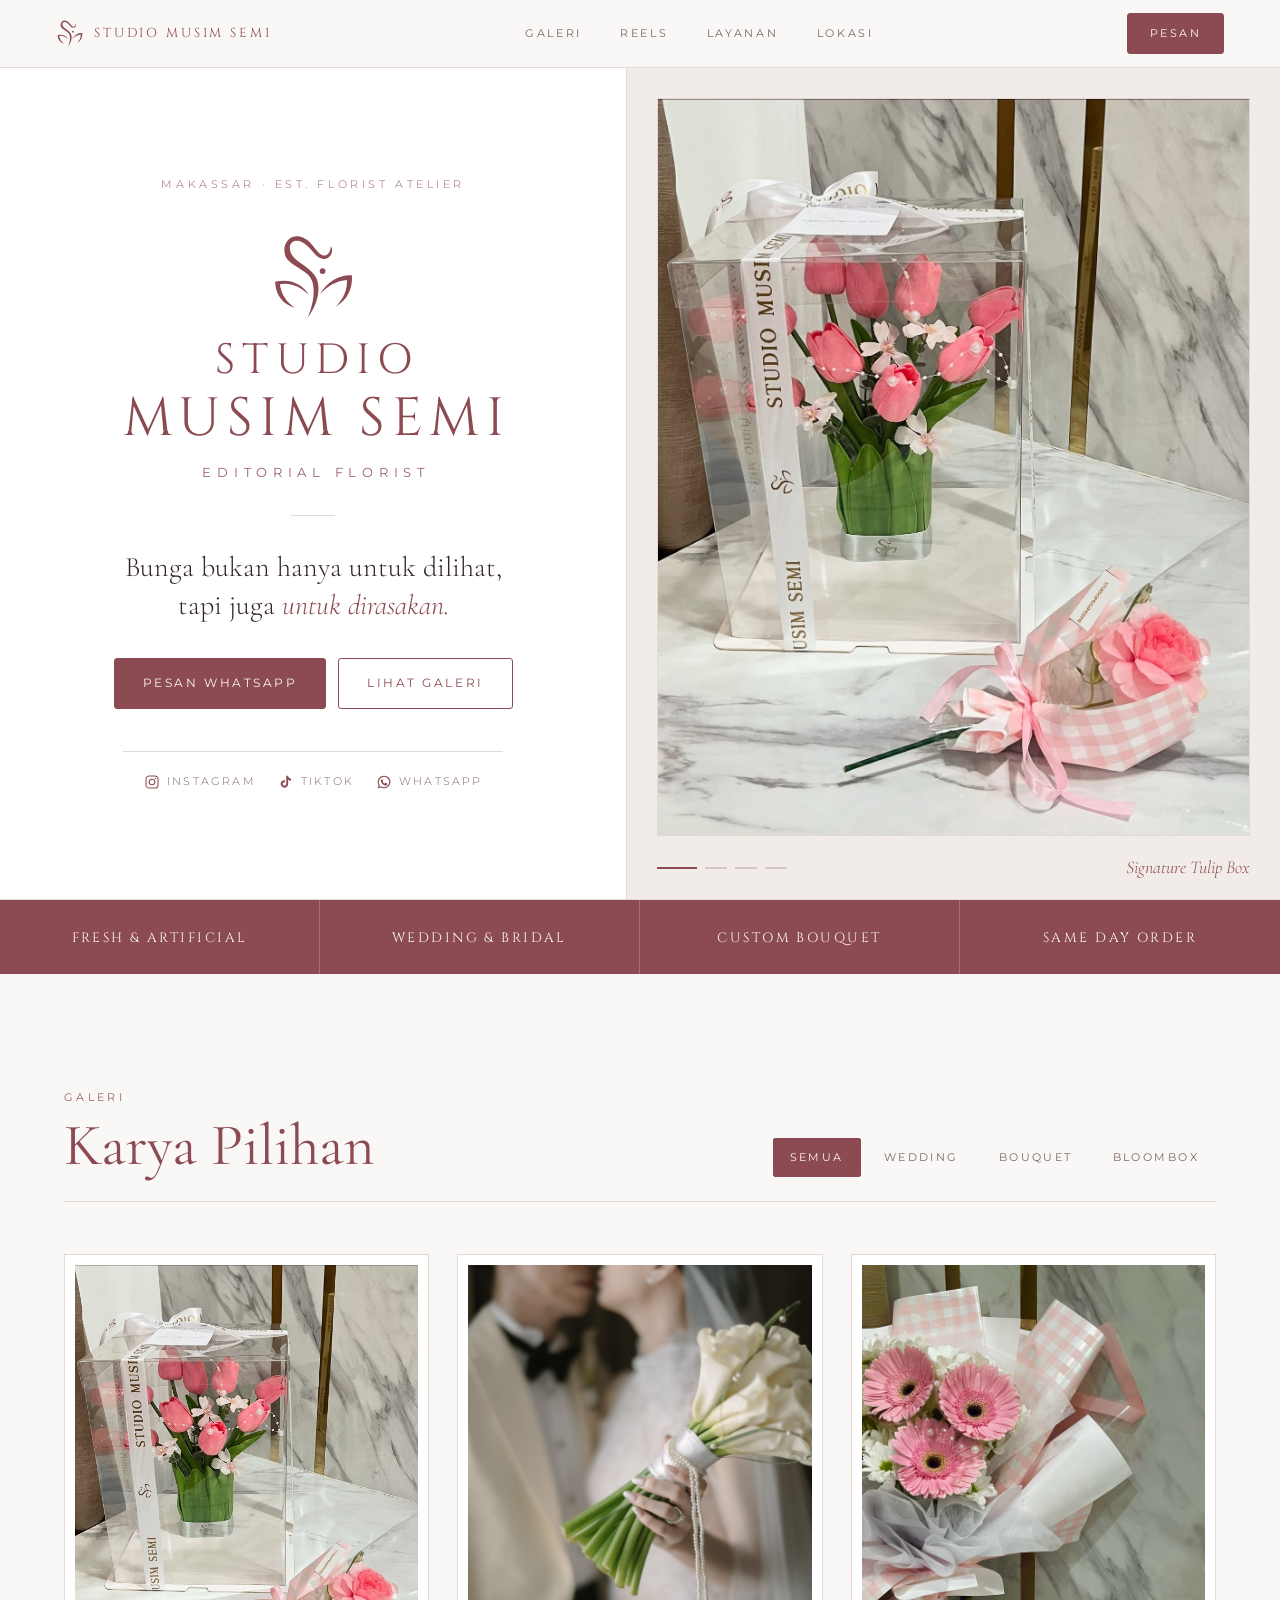
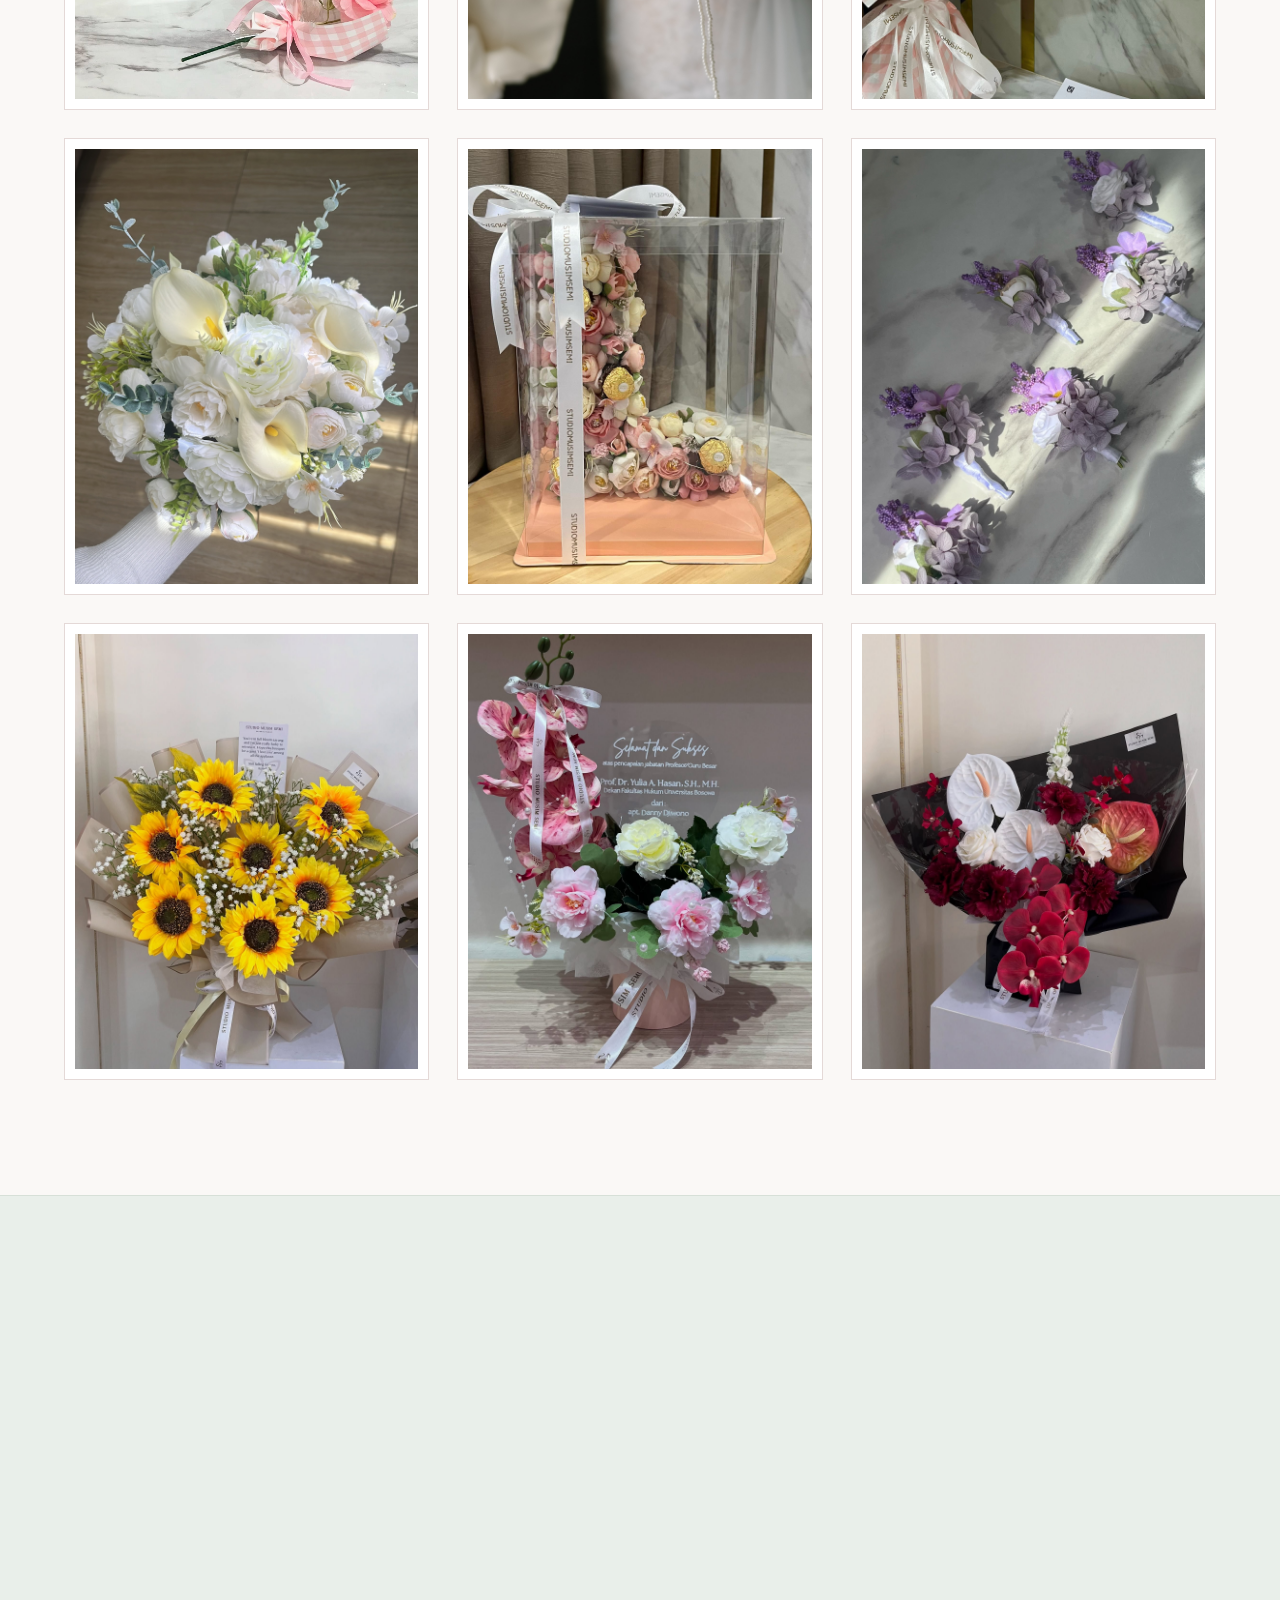
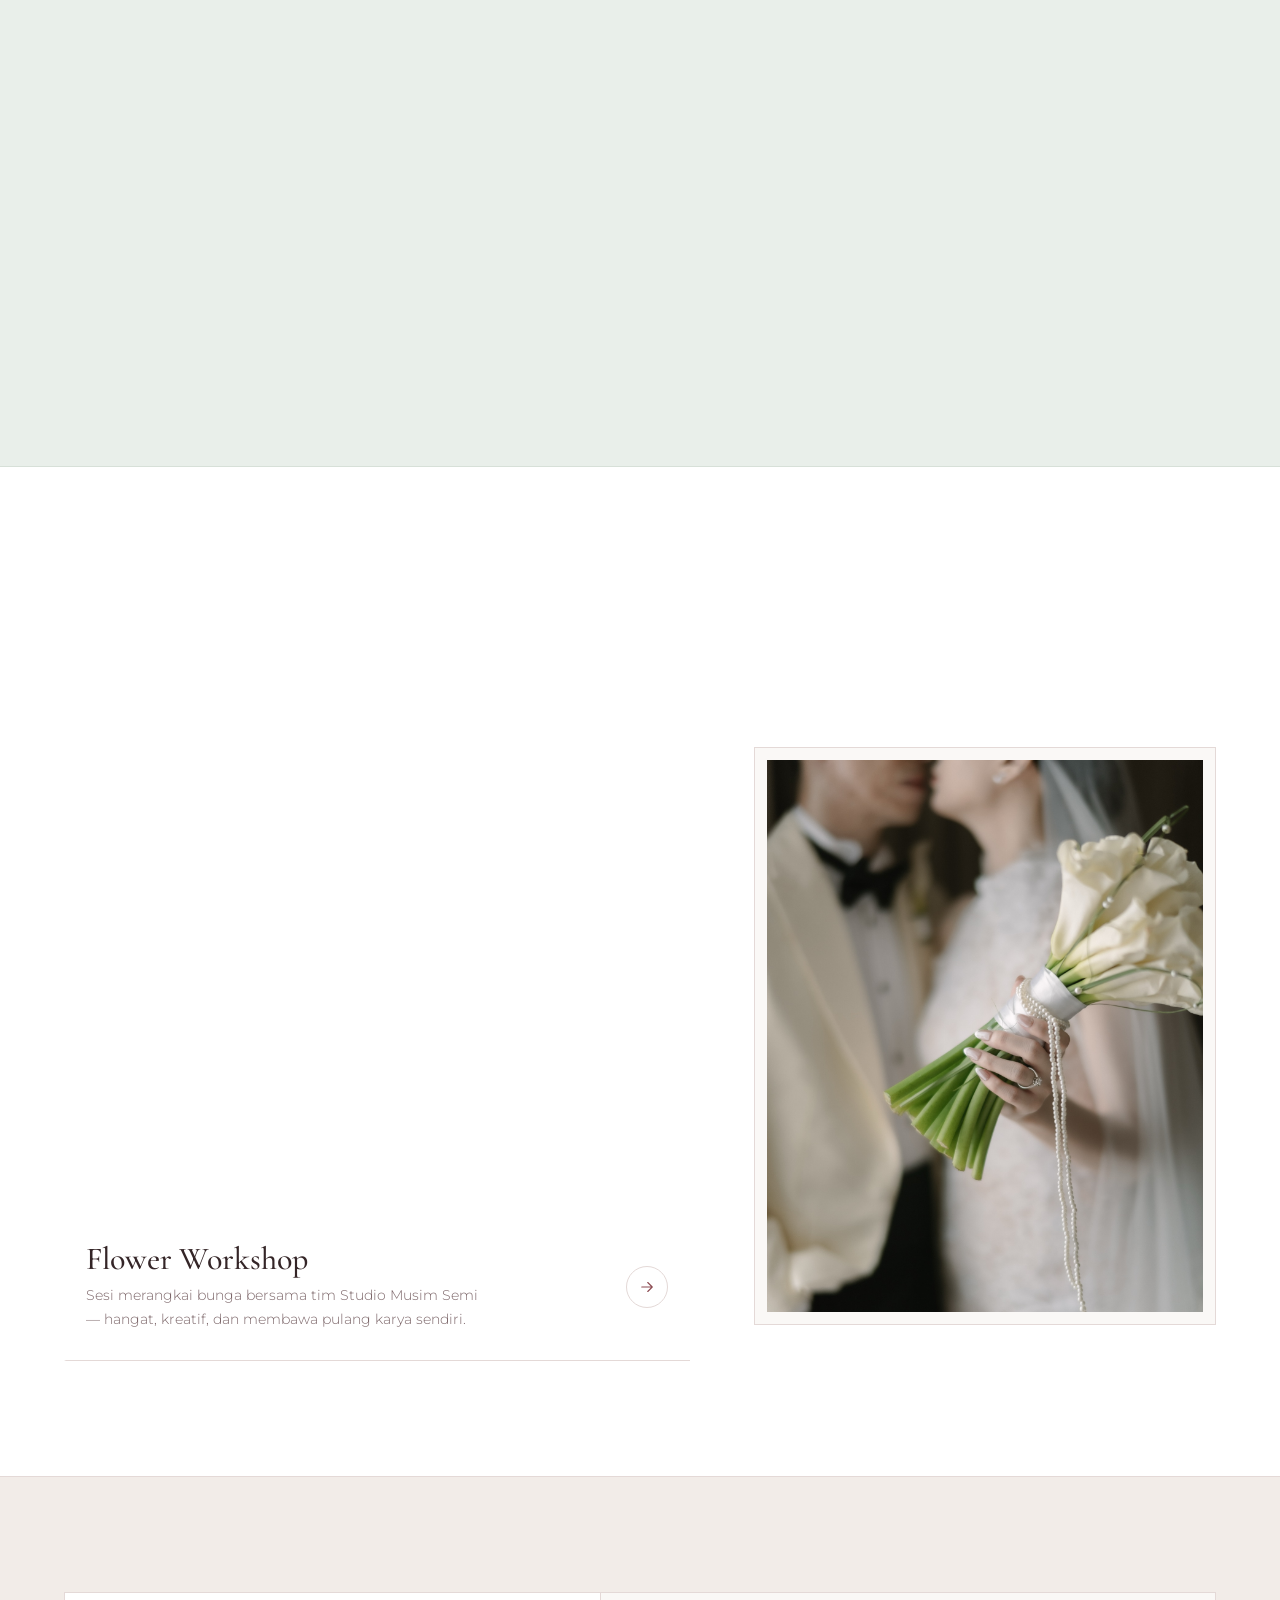
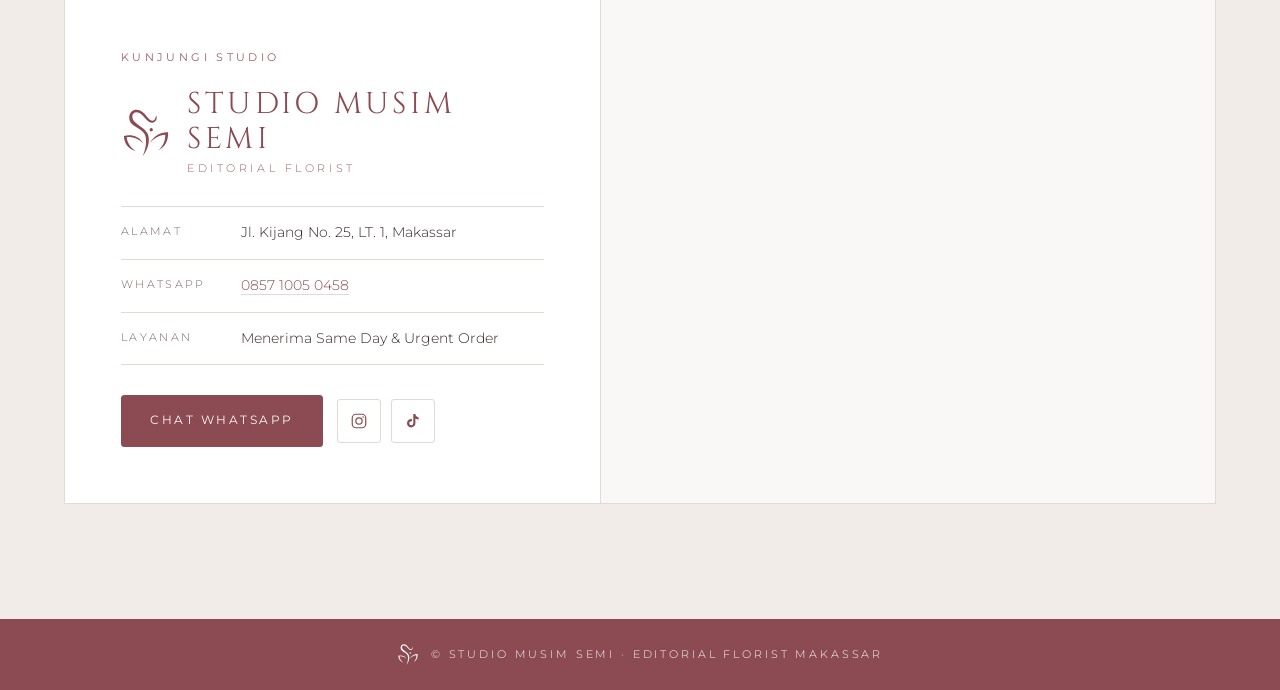
<file: v3/index.html>
<!DOCTYPE html>
<html lang="id">

<head>
  <meta charset="utf-8">
  <meta name="viewport" content="width=device-width, initial-scale=1">
  <title>Studio Musim Semi — Editorial Florist Makassar</title>
  <meta name="description"
    content="Studio Musim Semi — Editorial Florist di Makassar. Fresh, artificial, wedding & custom bouquet. Same day order diterima.">
  <link rel="preconnect" href="https://fonts.googleapis.com">
  <link rel="preconnect" href="https://fonts.gstatic.com" crossorigin>
  <link
    href="https://fonts.googleapis.com/css2?family=Cinzel:wght@400;500&family=Cormorant+Garamond:ital,wght@0,400;0,500;1,400&family=Montserrat:wght@300;400;500&display=swap"
    rel="stylesheet">
  <link rel="stylesheet" href="style.css">
</head>

<body>

  <svg width="0" height="0" style="position:absolute" aria-hidden="true">
    <defs>
      <symbol id="mark" viewBox="10 8 72 74">
        <g fill="currentColor" stroke="none">
          <path d="M60.5 19.5C62.8 24 60.4 29.8 55 30.2C49.5 30.6 46 24.5 41.2 19.8C36.6 15.2 31.2 13.8 28 16.8C25.2 19.4 26 25.2 30.4 29.6C35.2 34.4 44.2 38.2 48.2 45.8C51.6 52.4 51.2 65.8 41 79C46.2 67.2 47.4 55.6 44.8 48.4C41.8 40.4 31.5 37.8 25.4 31.8C20.8 27.2 20.6 18.8 25.4 14.2C30.2 9.6 38.2 11 44.2 17.8C48.4 22.6 51.6 27.8 55.4 27.4C58.6 27 60 23.6 60.5 19.5Z" />
          <circle cx="53.5" cy="40.3" r="2.4" />
          <path d="M42.2 60C35.2 52.6 25.4 49.4 18.2 51.2C19.2 59.6 23.8 66.2 30.8 70.8C20.2 68 14.6 59.6 14.2 49.2C24.4 46.4 36.2 49.4 42.2 60Z" />
          <path d="M51.2 59.8C57.6 48.2 68 43.2 77.8 43.8C78.4 55.4 73.8 64.6 64.2 69.8C71 63.2 74.2 55 73.6 47.6C65.4 48.2 57.4 52.4 51.2 59.8Z" />
        </g>
      </symbol>
      <symbol id="ico-ig" viewBox="0 0 24 24">
        <rect x="3" y="3" width="18" height="18" rx="5" fill="none" stroke="currentColor" stroke-width="1.6" />
        <circle cx="12" cy="12" r="4.2" fill="none" stroke="currentColor" stroke-width="1.6" />
        <circle cx="17.4" cy="6.6" r="1.1" fill="currentColor" stroke="none" />
      </symbol>
      <symbol id="ico-tt" viewBox="0 0 24 24">
        <path fill="currentColor" stroke="none"
          d="M16.6 5.8A4.8 4.8 0 0 1 15.2 2.5h-2.8v12.4a2.7 2.7 0 1 1-2.7-2.7c.3 0 .6 0 .9.1V9.4a5.6 5.6 0 1 0 4.6 5.5V8.6a7.5 7.5 0 0 0 4.4 1.4V7.2a4.8 4.8 0 0 1-3-1.4z" />
      </symbol>
      <symbol id="ico-wa" viewBox="0 0 24 24">
        <path fill="currentColor" stroke="none"
          d="M12 2.5a9.5 9.5 0 0 0-8.2 14.3L2.5 21.5l4.9-1.3A9.5 9.5 0 1 0 12 2.5zm0 17.3c-1.4 0-2.8-.4-4-1.1l-.3-.2-2.9.8.8-2.8-.2-.3a7.8 7.8 0 1 1 6.6 3.6zm4.3-5.8c-.2-.1-1.4-.7-1.6-.8-.2-.1-.4-.1-.5.1l-.8 1c-.1.2-.3.2-.5.1-1.3-.6-2.1-1.2-2.9-2.6-.2-.4.2-.4.6-1.1.1-.2 0-.3 0-.5l-.7-1.7c-.2-.5-.4-.4-.6-.4h-.5c-.2 0-.5.1-.7.3-.2.3-.9.9-.9 2.1s.9 2.4 1 2.6c.1.2 1.7 2.7 4.2 3.7 1.5.6 2.1.7 2.8.6.5-.1 1.4-.6 1.6-1.1.2-.6.2-1 .2-1.1-.1-.1-.2-.2-.4-.3z" />
      </symbol>
      <symbol id="ico-arr" viewBox="0 0 24 24">
        <path d="M5 12h14M13 6l6 6-6 6" fill="none" stroke="currentColor" stroke-width="1.5" stroke-linecap="round"
          stroke-linejoin="round" />
      </symbol>
    </defs>
  </svg>

  <header class="topbar" id="topbar">
    <a href="#top" class="brand" aria-label="Studio Musim Semi">
      <svg class="brand-mark"><use href="#mark" /></svg>
      <span>Studio Musim Semi</span>
    </a>
    <nav class="nav-links" aria-label="Navigasi utama">
      <a href="#galeri">Galeri</a>
      <a href="#video">Reels</a>
      <a href="#layanan">Layanan</a>
      <a href="#lokasi">Lokasi</a>
    </nav>
    <a class="btn solid sm" href="https://wa.me/6285710050458" target="_blank" rel="noopener">Pesan</a>
  </header>

  <main id="top">

    <!-- ================= EDITORIAL SPLIT HERO ================= -->
    <section class="hero">
      <div class="hero-left">
        <p class="kicker">Makassar · Est. Florist Atelier</p>

        <div class="lockup">
          <svg class="lockup-mark" aria-hidden="true"><use href="#mark" /></svg>
          <h1 class="lockup-title">
            <span>Studio</span>
            <span>Musim Semi</span>
          </h1>
          <p class="lockup-sub">Editorial Florist</p>
        </div>

        <hr class="rule">

        <p class="manifesto">Bunga bukan hanya untuk dilihat,<br>tapi juga <em>untuk dirasakan.</em></p>

        <div class="hero-actions">
          <a class="btn solid" href="https://wa.me/6285710050458" target="_blank" rel="noopener">Pesan WhatsApp</a>
          <a class="btn outline" href="#galeri">Lihat Galeri</a>
        </div>

        <div class="hero-socials" aria-label="Sosial media dan kontak">
          <a href="https://www.instagram.com/studiomusimsemi/" target="_blank" rel="noopener" aria-label="Instagram Studio Musim Semi">
            <svg><use href="#ico-ig" /></svg><span>Instagram</span>
          </a>
          <a href="https://www.tiktok.com/@studiomusimsemi" target="_blank" rel="noopener" aria-label="TikTok Studio Musim Semi">
            <svg><use href="#ico-tt" /></svg><span>TikTok</span>
          </a>
          <a href="https://wa.me/6285710050458" target="_blank" rel="noopener" aria-label="WhatsApp Studio Musim Semi">
            <svg><use href="#ico-wa" /></svg><span>WhatsApp</span>
          </a>
        </div>
      </div>

      <div class="hero-right">
        <div class="showcase" id="showcase">
          <figure class="slide active">
            <img src="assets/tulip.jpg" alt="Bloombox tulip merah muda dengan pita Studio Musim Semi">
          </figure>
          <figure class="slide">
            <img src="assets/wedding.jpg" alt="Wedding handbouquet calla lily dengan untaian mutiara">
          </figure>
          <figure class="slide">
            <img src="assets/gal-gerbera.jpg" alt="Buket gerbera pink gingham dengan pita Studio Musim Semi">
          </figure>
          <figure class="slide">
            <img src="assets/gal-calla.jpg" alt="Rangkaian buket pengantin calla lily dan mawar putih">
          </figure>
        </div>
        <div class="showcase-bar">
          <div class="slide-tabs" role="tablist" aria-label="Foto unggulan">
            <button class="active" data-slide="0" role="tab" aria-selected="true" aria-label="Foto 1"></button>
            <button data-slide="1" role="tab" aria-selected="false" aria-label="Foto 2"></button>
            <button data-slide="2" role="tab" aria-selected="false" aria-label="Foto 3"></button>
            <button data-slide="3" role="tab" aria-selected="false" aria-label="Foto 4"></button>
          </div>
          <span class="slide-cap" id="slideCap">Signature Tulip Box</span>
        </div>
      </div>
    </section>

    <!-- ================= SOLID ROSEWOOD PILLARS ================= -->
    <section class="pillars" aria-label="Keunggulan Studio Musim Semi">
      <div class="pillars-inner">
        <div><strong>Fresh &amp; Artificial</strong></div>
        <div><strong>Wedding &amp; Bridal</strong></div>
        <div><strong>Custom Bouquet</strong></div>
        <div><strong>Same Day Order</strong></div>
      </div>
    </section>

    <!-- ================= FILTERABLE EDITORIAL GALLERY ================= -->
    <section class="gallery" id="galeri">
      <div class="wrap">
        <div class="sec-bar reveal">
          <div>
            <p class="eyebrow">Galeri</p>
            <h2>Karya Pilihan</h2>
          </div>
          <div class="filters" role="tablist" aria-label="Filter galeri">
            <button class="active" data-filter="all" role="tab" aria-selected="true">Semua</button>
            <button data-filter="wedding" role="tab" aria-selected="false">Wedding</button>
            <button data-filter="bouquet" role="tab" aria-selected="false">Bouquet</button>
            <button data-filter="bloombox" role="tab" aria-selected="false">Bloombox</button>
          </div>
        </div>

        <div class="gal-grid" id="galGrid">
          <figure class="gal-card reveal" data-cat="bloombox" data-lb="assets/tulip.jpg">
            <img loading="lazy" src="assets/tulip.jpg" alt="Bloombox tulip merah muda dengan pita Studio Musim Semi">
          </figure>
          <figure class="gal-card reveal" data-cat="wedding" data-lb="assets/wedding.jpg">
            <img loading="lazy" src="assets/wedding.jpg" alt="Buket pengantin calla lily dengan untaian mutiara">
          </figure>
          <figure class="gal-card reveal" data-cat="bouquet" data-lb="assets/gal-gerbera.jpg">
            <img loading="lazy" src="assets/gal-gerbera.jpg" alt="Buket gerbera pink gingham">
          </figure>
          <figure class="gal-card reveal" data-cat="wedding" data-lb="assets/gal-calla.jpg">
            <img loading="lazy" src="assets/gal-calla.jpg" alt="Buket calla lily dan mawar putih">
          </figure>
          <figure class="gal-card reveal" data-cat="bloombox" data-lb="assets/gal-box.jpg">
            <img loading="lazy" src="assets/gal-box.jpg" alt="Bloombox bunga inisial berpita Studio Musim Semi">
          </figure>
          <figure class="gal-card reveal" data-cat="wedding" data-lb="assets/gal-bout.jpg">
            <img loading="lazy" src="assets/gal-bout.jpg" alt="Boutonniere lilac di atas marmer">
          </figure>
          <figure class="gal-card reveal" data-cat="bouquet" data-lb="assets/sunflower.jpg">
            <img loading="lazy" src="assets/sunflower.jpg" alt="Buket bunga matahari dan baby's breath">
          </figure>
          <figure class="gal-card reveal" data-cat="bloombox" data-lb="assets/orchid.jpg">
            <img loading="lazy" src="assets/orchid.jpg" alt="Rangkaian anggrek dan peony merah muda">
          </figure>
          <figure class="gal-card reveal" data-cat="bouquet" data-lb="assets/crimson.jpg">
            <img loading="lazy" src="assets/crimson.jpg" alt="Buket editorial anthurium putih dan anggrek merah">
          </figure>
        </div>
      </div>
    </section>

    <!-- ================= STUDIO REELS (SAGE PORCELAIN BAND) ================= -->
    <section class="reels" id="video">
      <div class="wrap">
        <div class="sec-bar reveal">
          <div>
            <p class="eyebrow">Instagram Reels</p>
            <h2>Dalam Gerak</h2>
          </div>
          <a class="text-link" href="https://www.instagram.com/studiomusimsemi/" target="_blank" rel="noopener">
            @studiomusimsemi <svg><use href="#ico-arr" /></svg>
          </a>
        </div>

        <div class="reels-grid">
          <figure class="reel reveal" data-video="assets/reel-pearl.mp4" data-ig="https://www.instagram.com/reel/DAz9Eu2vgV0/">
            <div class="reel-frame">
              <video src="assets/reel-pearl.mp4" poster="assets/poster-pearl.jpg" autoplay muted loop playsinline preload="metadata"></video>
              <button class="reel-btn" type="button" aria-label="Perbesar video">
                <svg viewBox="0 0 24 24"><polygon points="8,5 19,12 8,19" fill="currentColor" stroke="none" /></svg>
              </button>
            </div>
          </figure>
          <figure class="reel reveal" data-video="assets/reel-studio.mp4" data-ig="https://www.instagram.com/reel/DPqejkAk3xR/">
            <div class="reel-frame">
              <video src="assets/reel-studio.mp4" poster="assets/poster-studio.jpg" autoplay muted loop playsinline preload="metadata"></video>
              <button class="reel-btn" type="button" aria-label="Perbesar video">
                <svg viewBox="0 0 24 24"><polygon points="8,5 19,12 8,19" fill="currentColor" stroke="none" /></svg>
              </button>
            </div>
          </figure>
          <figure class="reel reveal" data-video="assets/reel-workshop.mp4" data-ig="https://www.instagram.com/reel/Da186POTrm1/">
            <div class="reel-frame">
              <video src="assets/reel-workshop.mp4" poster="assets/poster-workshop.jpg" autoplay muted loop playsinline preload="metadata"></video>
              <button class="reel-btn" type="button" aria-label="Perbesar video">
                <svg viewBox="0 0 24 24"><polygon points="8,5 19,12 8,19" fill="currentColor" stroke="none" /></svg>
              </button>
            </div>
          </figure>
          <figure class="reel reveal" data-video="assets/reel-lily.mp4" data-ig="https://www.instagram.com/reel/DbITGC0T-cJ/">
            <div class="reel-frame">
              <video src="assets/reel-lily.mp4" poster="assets/poster-lily.jpg" autoplay muted loop playsinline preload="metadata"></video>
              <button class="reel-btn" type="button" aria-label="Perbesar video">
                <svg viewBox="0 0 24 24"><polygon points="8,5 19,12 8,19" fill="currentColor" stroke="none" /></svg>
              </button>
            </div>
          </figure>
        </div>
      </div>
    </section>

    <!-- ================= EDITORIAL SERVICES INDEX ================= -->
    <section class="services" id="layanan">
      <div class="wrap">
        <div class="sec-bar reveal">
          <div>
            <p class="eyebrow">Layanan</p>
            <h2>Atelier &amp; Pesanan</h2>
          </div>
        </div>

        <div class="svc-layout">
          <div class="svc-list" id="svcList">
            <article class="svc-row active reveal" data-img="assets/wedding.jpg">
              <div class="svc-body">
                <h3>Wedding &amp; Bridal</h3>
                <p>Handbouquet pengantin, bridesmaid bouquet, dan groom’s boutonniere serasi sesuai konsep hari bahagiamu.</p>
              </div>
              <a class="svc-cta" data-wa="Wedding & Bridal Bouquet" href="#" target="_blank" rel="noopener" aria-label="Tanya Wedding">
                <svg><use href="#ico-arr" /></svg>
              </a>
            </article>

            <article class="svc-row reveal" data-img="assets/tulip.jpg">
              <div class="svc-body">
                <h3>Custom &amp; Daily Bouquet</h3>
                <p>Rangkaian fresh, artificial, plush bouquet, dan acrylic bloombox untuk hadiah, wisuda, hingga grand opening.</p>
              </div>
              <a class="svc-cta" data-wa="Custom Bouquet" href="#" target="_blank" rel="noopener" aria-label="Tanya Custom Bouquet">
                <svg><use href="#ico-arr" /></svg>
              </a>
            </article>

            <article class="svc-row reveal" data-img="assets/decor.jpg">
              <div class="svc-body">
                <h3>Flower Decor</h3>
                <p>Dekorasi editorial untuk intimate event, sesi foto, dan sudut perayaan yang berkesan.</p>
              </div>
              <a class="svc-cta" data-wa="Flower Decor" href="#" target="_blank" rel="noopener" aria-label="Tanya Flower Decor">
                <svg><use href="#ico-arr" /></svg>
              </a>
            </article>

            <article class="svc-row reveal" data-img="assets/cart.jpg">
              <div class="svc-body">
                <h3>Flower Workshop</h3>
                <p>Sesi merangkai bunga bersama tim Studio Musim Semi — hangat, kreatif, dan membawa pulang karya sendiri.</p>
              </div>
              <a class="svc-cta" data-wa="Flower Workshop" data-num="6281311101217" href="#" target="_blank" rel="noopener" aria-label="Tanya Workshop">
                <svg><use href="#ico-arr" /></svg>
              </a>
            </article>
          </div>

          <div class="svc-preview reveal">
            <div class="svc-preview-box">
              <img id="svcImg" src="assets/wedding.jpg" alt="Pratinjau layanan Studio Musim Semi">
            </div>
          </div>
        </div>
      </div>
    </section>

    <!-- ================= STUDIO LOCATION + GOOGLE MAPS ================= -->
    <section class="location" id="lokasi">
      <div class="wrap">
        <div class="loc-card reveal">
          <div class="loc-info">
            <p class="eyebrow">Kunjungi Studio</p>
            <div class="loc-brand">
              <svg class="loc-mark" aria-hidden="true"><use href="#mark" /></svg>
              <div>
                <h2>Studio Musim Semi</h2>
                <p class="loc-sub">Editorial Florist</p>
              </div>
            </div>

            <dl class="loc-meta">
              <div>
                <dt>Alamat</dt>
                <dd>Jl. Kijang No. 25, LT. 1, Makassar</dd>
              </div>
              <div>
                <dt>WhatsApp</dt>
                <dd><a href="https://wa.me/6285710050458" target="_blank" rel="noopener">0857 1005 0458</a></dd>
              </div>
              <div>
                <dt>Layanan</dt>
                <dd>Menerima Same Day &amp; Urgent Order</dd>
              </div>
            </dl>

            <div class="loc-actions">
              <a class="btn solid" href="https://wa.me/6285710050458" target="_blank" rel="noopener">Chat WhatsApp</a>
              <div class="loc-icons">
                <a href="https://www.instagram.com/studiomusimsemi/" target="_blank" rel="noopener" aria-label="Instagram"><svg><use href="#ico-ig" /></svg></a>
                <a href="https://www.tiktok.com/@studiomusimsemi" target="_blank" rel="noopener" aria-label="TikTok"><svg><use href="#ico-tt" /></svg></a>
              </div>
            </div>
          </div>

          <div class="loc-map">
            <iframe
              src="https://www.google.com/maps/embed?pb=!1m18!1m12!1m3!1d3973.7312112511195!2d119.4173142758563!3d-5.146904452034586!2m3!1f0!2f0!3f0!3m2!1i1024!2i768!4f13.1!3m3!1m2!1s0x2dbee3312f99f7d1%3A0x51b5b73f83d39379!2sStudio%20Musim%20Semi!5e0!3m2!1sen!2sid!4v1795202488156!5m2!1sen!2sid"
              title="Lokasi Studio Musim Semi di Google Maps" width="600" height="450" style="border:0;"
              allowfullscreen="" loading="lazy" referrerpolicy="strict-origin-when-cross-origin"></iframe>
          </div>
        </div>
      </div>
    </section>

  </main>

  <footer>
    <svg class="foot-mark" aria-hidden="true"><use href="#mark" /></svg>
    <span>© Studio Musim Semi · Editorial Florist Makassar</span>
  </footer>

  <!-- Minimal Gallery Lightbox -->
  <div class="lightbox" id="lightbox" aria-hidden="true" role="dialog" aria-modal="true">
    <button class="lb-close" id="lbClose" aria-label="Tutup">×</button>
    <button class="lb-nav lb-prev" id="lbPrev" aria-label="Sebelumnya"><svg viewBox="0 0 24 24"><path d="M15 5l-7 7 7 7" fill="none" stroke="currentColor" stroke-width="1.5" /></svg></button>
    <div class="lb-stage" id="lbStage"></div>
    <button class="lb-nav lb-next" id="lbNext" aria-label="Berikutnya"><svg viewBox="0 0 24 24"><path d="M9 5l7 7-7 7" fill="none" stroke="currentColor" stroke-width="1.5" /></svg></button>
    <a class="lb-ig hide" id="lbIg" href="#" target="_blank" rel="noopener">Lihat di Instagram ↗</a>
  </div>

  <script src="script.js"></script>
</body>

</html>
</file>
<file: style.css>
:root{
  --ivory:#fffaf6;
  --wine:#7d3f51;
  --ink:#4b2d36;
  --gold:#b08d57;

  --pink:#f9a8c0;
  --hot:#ec6a92;
  --lilac:#cdb6f2;
  --yellow:#ffe08a;
  --mint:#b9ead0;
  --sky:#b5dcf7;
  --peach:#ffc7a6;
  --coral:#ff8f8f;

  --serif:"Cormorant Garamond","Times New Roman",serif;
  --caps:"Cinzel","Trajan Pro",serif;
  --script:"Pinyon Script","Snell Roundhand",cursive;
}
*{box-sizing:border-box;margin:0;padding:0}
html{scroll-behavior:smooth;overflow-x:clip}
body{background:var(--ivory);color:var(--ink);font-family:var(--serif);font-size:20px;line-height:1.5;overflow-x:clip;-webkit-font-smoothing:antialiased}
img,video{display:block;width:100%;height:100%;object-fit:cover}
a{color:inherit;text-decoration:none}
svg{fill:none;stroke:currentColor}

.c-pink{color:var(--pink)}.c-hot{color:var(--hot)}.c-lilac{color:var(--lilac)}.c-yellow{color:var(--yellow)}
.c-mint{color:var(--mint)}.c-sky{color:var(--sky)}.c-coral{color:var(--coral)}.c-peach{color:var(--peach)}

/* scalloped edge */
.scal{position:relative}
.scal::before{
  content:"";position:absolute;left:0;right:0;top:-19px;height:20px;z-index:3;
  background:radial-gradient(circle at 22px 20px,var(--c) 21px,transparent 21.5px) 0 0/44px 20px repeat-x;
}

/* decorative floating corner flowers */
.fl{position:absolute;z-index:2;pointer-events:none;animation:sway 7s ease-in-out infinite}
.fl use{fill:currentColor}
.fl[class*="c-"] use{stroke:none}
@keyframes sway{0%,100%{transform:translateY(0) rotate(-8deg)}50%{transform:translateY(-18px) rotate(14deg)}}
.fl:nth-of-type(2n){animation-duration:9s;animation-delay:-3s}
.fl:nth-of-type(3n){animation-duration:11s;animation-delay:-6s;animation-name:spin}
@keyframes spin{0%{transform:rotate(0) translateY(0)}50%{transform:rotate(180deg) translateY(-14px)}100%{transform:rotate(360deg) translateY(0)}}

/* nav */
.nav{position:fixed;top:0;left:0;right:0;z-index:40;display:flex;justify-content:space-between;align-items:center;padding:22px clamp(20px,5vw,64px);transition:background .5s,padding .5s,box-shadow .5s}
.nav.solid{background:rgba(255,250,246,.88);backdrop-filter:blur(14px);padding-block:12px;box-shadow:0 2px 0 rgba(236,106,146,.22)}
.brand{display:flex;align-items:center;gap:12px;color:var(--wine);opacity:0;transform:translateY(-6px);transition:opacity .5s,transform .5s}
.nav.solid .brand{opacity:1;transform:none}
.brand-mark{width:32px;height:33px}
.brand span{font-family:var(--caps);font-size:13px;letter-spacing:.28em;text-transform:uppercase}
.nav-right{display:flex;align-items:center;gap:clamp(16px,3vw,32px)}
.nav-links{display:flex;gap:clamp(16px,2.5vw,28px)}
.nav-links a{font-family:var(--caps);font-size:12px;letter-spacing:.26em;text-transform:uppercase;color:var(--wine);transition:color .3s}
.nav-links a:hover{color:var(--hot)}

.pill{display:inline-flex;align-items:center;justify-content:center;font-family:var(--caps);font-size:12px;letter-spacing:.26em;text-transform:uppercase;padding:12px 26px;border-radius:999px;color:var(--wine);background:#fff;border:1.5px solid var(--pink);transition:all .45s cubic-bezier(.2,.8,.2,1);white-space:nowrap}
.pill:hover{background:var(--hot);color:#fff;border-color:var(--hot);transform:translateY(-3px) rotate(-2deg);box-shadow:0 16px 30px -12px rgba(236,106,146,.7)}
.pill.big{padding:18px 44px;font-size:13px;background:var(--wine);color:#fff;border-color:var(--wine)}
.pill.big:hover{background:var(--hot);border-color:var(--hot)}
.pill.big.ghost{background:#fff;color:var(--wine);border-color:var(--wine)}
.pill.big.ghost:hover{background:var(--wine);color:#fff}

/* reveal */
.reveal{opacity:0;transform:translateY(34px);transition:opacity 1.1s cubic-bezier(.2,.7,.2,1),transform 1.1s cubic-bezier(.2,.7,.2,1)}
.reveal.in{opacity:1;transform:none}
.d1{transition-delay:.12s}.d2{transition-delay:.24s}.d3{transition-delay:.36s}

/* section header */
.sec-head{text-align:center;position:relative;z-index:3;margin-bottom:clamp(40px,5.5vw,74px)}
.sec-head h2{font-weight:300;font-size:clamp(38px,5.2vw,74px);line-height:1.08;color:var(--wine);margin-top:6px}
.sec-head em{font-style:italic;color:var(--hot)}

/* hero */
.hero{
  position:relative;min-height:100vh;
  display:grid;grid-template-columns:1.05fr 1fr;align-items:center;gap:clamp(20px,4vw,70px);
  padding:110px clamp(24px,7vw,110px) 90px;overflow:clip;
  background:
    radial-gradient(60% 55% at 6% 8%,#ffd3e0 0,transparent 70%),
    radial-gradient(50% 50% at 95% 10%,#e3d6fb 0,transparent 70%),
    radial-gradient(55% 55% at 90% 95%,#c9f0dc 0,transparent 70%),
    radial-gradient(50% 50% at 5% 95%,#fff0b3 0,transparent 70%),
    var(--ivory);
}
.blob{position:absolute;border-radius:50%;filter:blur(60px);opacity:.55;pointer-events:none;animation:drift 14s ease-in-out infinite alternate}
.b1{width:340px;height:340px;background:var(--pink);left:-80px;top:20%}
.b2{width:280px;height:280px;background:var(--sky);right:30%;top:-90px;animation-delay:-4s}
.b3{width:300px;height:300px;background:var(--yellow);right:-60px;top:55%;animation-delay:-8s}
.b4{width:260px;height:260px;background:var(--mint);left:30%;bottom:-90px;animation-delay:-2s}
@keyframes drift{to{transform:translate(50px,-36px) scale(1.15)}}

.f1{width:70px;left:5%;top:16%}.f2{width:56px;left:44%;top:12%}.f3{width:46px;left:3%;bottom:16%}
.f4{width:64px;left:46%;bottom:12%}.f5{width:40px;left:25%;top:7%}

.hero-text{position:relative;z-index:3;text-align:center}
.hero-mark{width:84px;height:86px;color:var(--wine);margin:0 auto 20px}
.logo{font-family:var(--caps);font-weight:400;text-transform:uppercase;color:var(--wine);line-height:1.12;display:flex;flex-direction:column;gap:6px}
.logo span:first-child{font-size:clamp(20px,2.2vw,30px);letter-spacing:.7em;margin-right:-.7em;color:var(--gold)}
.logo span:last-child{font-size:clamp(40px,6.4vw,92px);letter-spacing:.14em;margin-right:-.14em;background:linear-gradient(95deg,var(--wine) 0%,#c2447a 55%,#8a5fd0 100%);-webkit-background-clip:text;background-clip:text;color:transparent}
.script{font-family:var(--script);font-size:clamp(30px,3.4vw,46px);color:var(--hot);line-height:1.2;margin-top:10px}
.dots{display:flex;justify-content:center;gap:10px;margin-top:18px}
.dots i{width:11px;height:11px;border-radius:50%;animation:pop 2.4s ease-in-out infinite}
.dots i:nth-child(1){background:var(--pink)}.dots i:nth-child(2){background:var(--yellow);animation-delay:.2s}
.dots i:nth-child(3){background:var(--mint);animation-delay:.4s}.dots i:nth-child(4){background:var(--sky);animation-delay:.6s}.dots i:nth-child(5){background:var(--lilac);animation-delay:.8s}
@keyframes pop{50%{transform:translateY(-8px) scale(1.25)}}

.cta{display:inline-flex;align-items:center;gap:16px;margin-top:34px;font-family:var(--caps);font-size:12px;letter-spacing:.3em;text-transform:uppercase;color:var(--wine);padding-bottom:8px;border-bottom:2px solid var(--hot);transition:gap .4s,color .4s}
.cta i{display:block;width:36px;height:1.5px;background:var(--hot);position:relative;transition:width .4s}
.cta i::after{content:"";position:absolute;right:0;top:-3px;width:7px;height:7px;border-top:1.5px solid var(--hot);border-right:1.5px solid var(--hot);transform:rotate(45deg)}
.cta:hover{gap:26px;color:var(--hot)}.cta:hover i{width:56px}

.hero-socials{display:flex;justify-content:center;gap:14px;margin-top:26px}
.hero-socials a{
  width:44px;height:44px;border-radius:50%;
  display:grid;place-items:center;
  color:var(--wine);background:rgba(255,255,255,.78);
  border:1.5px solid rgba(236,106,146,.42);
  box-shadow:0 10px 24px -14px rgba(125,63,81,.45);
  transition:transform .35s cubic-bezier(.2,.8,.2,1),background .35s,color .35s,border-color .35s,box-shadow .35s;
}
.hero-socials svg{width:19px;height:19px}
.hero-socials a:hover{
  background:var(--hot);color:#fff;border-color:var(--hot);
  transform:translateY(-4px) scale(1.06);
  box-shadow:0 16px 28px -12px rgba(236,106,146,.75);
}

.hero-art{position:relative;justify-self:center;width:min(100%,440px);aspect-ratio:3/4.1}
.arch{overflow:hidden;border-radius:999px 999px 28px 28px;background:#fff}
.hero-art .arch{position:absolute;inset:0;z-index:5;border:7px solid #fff;box-shadow:0 40px 70px -30px rgba(125,63,81,.5)}
.hero-art .arch img{transform:scale(1.12)}
.layer{position:absolute;inset:0;border-radius:999px 999px 28px 28px;animation:breath 6s ease-in-out infinite alternate}
.l-pink{background:var(--pink);transform:translate(-26px,16px) rotate(-6deg);z-index:4}
.l-lilac{background:var(--lilac);transform:translate(28px,12px) rotate(5deg);z-index:3;animation-delay:-1.5s}
.l-yellow{background:var(--yellow);transform:translate(-8px,32px) rotate(-12deg);z-index:2;animation-delay:-3s}
.l-mint{background:var(--mint);transform:translate(40px,28px) rotate(11deg);z-index:1;animation-delay:-4.5s}
@keyframes breath{to{filter:brightness(1.05);translate:0 -8px}}
.g1{width:64px;right:-30px;top:10%;z-index:6}.g2{width:48px;left:-28px;top:44%;z-index:6}.g3{width:56px;right:-16px;bottom:6%;z-index:6}

.scroll-hint{position:absolute;left:50%;bottom:26px;width:22px;height:38px;border:1.5px solid var(--hot);border-radius:20px;transform:translateX(-50%);z-index:3}
.scroll-hint i{position:absolute;left:50%;top:7px;width:3px;height:7px;border-radius:3px;background:var(--hot);transform:translateX(-50%);animation:wheel 2s infinite}
@keyframes wheel{0%{opacity:0;transform:translate(-50%,0)}30%{opacity:1}100%{opacity:0;transform:translate(-50%,14px)}}

/* marquee */
.marquee{background:var(--wine);color:#fff;overflow:hidden;padding:18px 0;position:relative;z-index:4}
.track{display:flex;width:max-content;animation:marq 38s linear infinite}
.track span{display:flex;align-items:center;gap:28px;padding-right:28px;font-family:var(--caps);font-size:15px;letter-spacing:.34em;text-transform:uppercase;white-space:nowrap}
.track svg{width:30px;height:30px;flex:none}
.track use{fill:currentColor;stroke:none}
@keyframes marq{to{transform:translateX(-50%)}}

/* quote */
.quote{--c:#fff0b8;background:linear-gradient(180deg,#fff0b8,#ffe5cf);padding:clamp(100px,14vw,200px) 24px;text-align:center;margin-top:0;overflow:clip}
.quote::before{top:-1px;transform:rotate(180deg);background:radial-gradient(circle at 22px 20px,var(--wine) 21px,transparent 21.5px) 0 0/44px 20px repeat-x}
.quote p{position:relative;z-index:3;font-size:clamp(30px,4.6vw,66px);font-weight:300;line-height:1.28;color:var(--wine);max-width:15em;margin:auto}
.quote em{font-style:italic;color:var(--hot)}
.q1{width:80px;left:8%;top:18%}.q2{width:60px;right:10%;top:14%}.q3{width:46px;left:14%;bottom:14%}.q4{width:70px;right:8%;bottom:16%}

/* collection */
.collection{--c:#ffe5cf;background:linear-gradient(180deg,#ffe5cf 0,#f3dcfa 35%,#d8ecfb 100%);padding:clamp(70px,9vw,120px) 0 clamp(70px,8vw,110px)}
.rail-wrap{overflow:hidden}
.rail{display:flex;gap:clamp(26px,3.4vw,50px);padding:30px clamp(24px,7vw,110px) 80px;overflow-x:auto;scroll-snap-type:x mandatory;scrollbar-width:none;cursor:grab}
.rail::-webkit-scrollbar{display:none}
.rail.drag{cursor:grabbing;scroll-snap-type:none}
.card{flex:0 0 clamp(250px,26vw,360px);scroll-snap-align:center;position:relative;transition:transform .8s cubic-bezier(.2,.8,.2,1)}
.card.down{margin-top:56px}
.card::before{content:"";position:absolute;inset:0;border-radius:999px 999px 28px 28px;background:var(--tone);transform:translate(14px,14px) rotate(5deg);transition:transform .8s cubic-bezier(.2,.8,.2,1)}
.card:nth-child(even)::before{transform:translate(-14px,14px) rotate(-5deg)}
.card .arch{position:relative;aspect-ratio:3/4.4;border:6px solid #fff;box-shadow:0 30px 50px -28px rgba(125,63,81,.5);transition:transform .8s cubic-bezier(.2,.8,.2,1)}
.card img{transition:transform 1.4s cubic-bezier(.2,.8,.2,1);pointer-events:none;-webkit-user-drag:none}
.card:hover .arch{transform:translateY(-14px) rotate(-1.5deg)}
.card:hover::before{transform:translate(20px,22px) rotate(9deg)}
.card:nth-child(even):hover::before{transform:translate(-20px,22px) rotate(-9deg)}
.card:hover img{transform:scale(1.08)}
.t-pink{--tone:var(--pink)}.t-yellow{--tone:var(--yellow)}.t-lilac{--tone:var(--lilac)}.t-mint{--tone:var(--mint)}.t-sky{--tone:var(--sky)}.t-coral{--tone:var(--peach)}
.rail-ctrl{display:flex;justify-content:center;gap:18px}
.rail-ctrl button{width:56px;height:56px;border-radius:50%;cursor:pointer;background:#fff;border:1.5px solid var(--hot);color:var(--wine);display:grid;place-items:center;transition:all .4s}
.rail-ctrl svg{width:20px;height:20px;stroke-width:1.4}
.rail-ctrl button:hover{background:var(--hot);color:#fff;transform:scale(1.1) rotate(-6deg)}

/* ---------- Instagram Reels video section ---------- */
.reels{
  --c:#fdf0f5;
  background:linear-gradient(180deg,#fdf0f5 0,#fce2ec 55%,#f3e3fb 100%);
  padding:clamp(80px,10vw,140px) clamp(20px,6vw,90px) clamp(90px,11vw,150px);
  overflow:clip;
}
.r1{width:68px;left:5%;top:10%}.r2{width:62px;right:6%;top:14%}
.reels-grid{
  max-width:1240px;margin:auto;
  display:grid;grid-template-columns:repeat(4,1fr);
  gap:clamp(20px,3vw,42px);align-items:start;
  position:relative;z-index:3;
}
.reel{position:relative;cursor:pointer}
.reel.down{margin-top:42px}
.reel::before{
  content:"";position:absolute;inset:0;border-radius:160px 160px 28px 28px;
  background:var(--tone);transform:translate(10px,12px) rotate(3.5deg);
  transition:transform .6s cubic-bezier(.2,.8,.2,1);
}
.reel:nth-child(even)::before{transform:translate(-10px,12px) rotate(-3.5deg)}
.reel-frame{
  position:relative;aspect-ratio:9/15.5;overflow:hidden;
  border-radius:160px 160px 28px 28px;border:6px solid #fff;
  background:#f8dce6;
  box-shadow:0 28px 50px -26px rgba(125,63,81,.48);
  transition:transform .6s cubic-bezier(.2,.8,.2,1),box-shadow .6s;
}
.reel:hover .reel-frame{transform:translateY(-10px);box-shadow:0 38px 60px -26px rgba(125,63,81,.58)}
.reel:hover::before{transform:translate(14px,16px) rotate(6deg)}
.reel:nth-child(even):hover::before{transform:translate(-14px,16px) rotate(-6deg)}
.reel-play{
  position:absolute;right:16px;bottom:16px;width:44px;height:44px;border-radius:50%;
  border:1.5px solid rgba(255,255,255,.85);background:rgba(125,63,81,.55);color:#fff;
  backdrop-filter:blur(6px);display:grid;place-items:center;cursor:pointer;
  transition:transform .35s,background .35s;
}
.reel-play svg{width:16px;height:16px;margin-left:2px}
.reel:hover .reel-play{transform:scale(1.12);background:var(--hot)}

/* ---------- Photo Gallery section ---------- */
.gallery{
  --c:#fff9e8;
  background:linear-gradient(180deg,#fff9e8 0,#ffefe6 52%,#fde3ee 100%);
  padding:clamp(80px,10vw,140px) clamp(20px,6vw,90px) clamp(90px,11vw,150px);
  overflow:clip;
}
.gl1{width:64px;left:6%;top:9%}.gl2{width:56px;right:7%;top:11%}
.gal-grid{
  max-width:1240px;margin:auto;
  display:grid;grid-template-columns:repeat(3,1fr);
  grid-auto-rows:clamp(220px,22vw,310px);
  grid-auto-flow:dense;
  gap:clamp(16px,2.4vw,30px);
  position:relative;z-index:3;
}
.gal-item{
  position:relative;overflow:hidden;cursor:pointer;
  border-radius:32px;border:6px solid #fff;
  background:#fff;
  box-shadow:0 24px 44px -26px rgba(125,63,81,.45);
  transition:transform .6s cubic-bezier(.2,.8,.2,1),box-shadow .6s,border-color .4s;
}
.gal-item.tall{grid-row:span 2;border-radius:200px 200px 32px 32px}
.gal-item.wide{grid-column:span 2;border-radius:36px}
.gal-item img{transition:transform 1.1s cubic-bezier(.2,.8,.2,1)}
.gal-item:hover{transform:translateY(-8px);box-shadow:0 36px 56px -26px rgba(125,63,81,.55)}
.gal-item:hover img{transform:scale(1.06)}
.g-pink:hover{border-color:#ffd7e4}.g-yellow:hover{border-color:#fff0bd}.g-lilac:hover{border-color:#e9defb}
.g-mint:hover{border-color:#d4f4e4}.g-sky:hover{border-color:#d5ebfb}.g-coral:hover{border-color:#ffe1d1}

/* about */
.about{--c:#d8ecfb;background:linear-gradient(180deg,#d8ecfb,#c9f0dc 70%,#e9f7c9);padding:clamp(90px,11vw,160px) clamp(24px,8vw,130px);display:grid;grid-template-columns:1fr 1.1fr;align-items:center;gap:clamp(30px,7vw,110px);overflow:clip}
.about-imgs{position:relative;width:min(100%,460px);aspect-ratio:1/1.15;justify-self:center}
.about-imgs .arch{position:absolute;border:6px solid #fff;box-shadow:0 36px 60px -30px rgba(40,90,70,.45)}
.about-imgs .big{left:0;top:0;width:68%;height:86%}
.about-imgs .small{right:0;bottom:0;width:52%;height:58%;border-radius:999px 999px 24px 24px}
.about-text{text-align:center;position:relative;z-index:3}
.about-text h2{font-weight:300;font-size:clamp(36px,5vw,70px);line-height:1.12;color:var(--wine);margin:10px 0 26px}
.about-text em{color:var(--hot)}
.about-text .script{color:#e0558a}
.line{font-family:var(--caps);font-size:12px;letter-spacing:.34em;text-transform:uppercase;color:var(--wine);display:inline-block;padding:12px 24px;background:rgba(255,255,255,.7);border-radius:999px}
.a1{width:70px;left:4%;top:12%}.a2{width:56px;right:6%;top:10%}.a3{width:50px;right:46%;bottom:6%}

/* contact */
.contact{--c:#e9f7c9;background:linear-gradient(180deg,#e9f7c9 0,#ffe3b8 22%,#ffc7d4 60%,#e5c9f5 100%);text-align:center;overflow:clip;padding:clamp(100px,12vw,180px) 24px}
.contact::after{content:"";position:absolute;left:50%;bottom:0;width:min(120vw,1000px);height:min(70vw,600px);border:2px solid rgba(255,255,255,.7);border-radius:999px 999px 0 0;transform:translateX(-50%);pointer-events:none}
.contact>*:not(.fl){position:relative;z-index:3}
.contact-mark{width:66px;height:68px;color:var(--wine);margin:0 auto 20px}
.contact h2{font-weight:300;font-size:clamp(40px,6vw,88px);line-height:1.08;color:var(--wine)}
.actions{display:flex;flex-wrap:wrap;gap:16px;justify-content:center;margin:46px 0 40px}
.addr{font-family:var(--caps);font-size:12px;letter-spacing:.3em;text-transform:uppercase;color:var(--wine)}
.map-wrap{
  position:relative;max-width:740px;width:100%;margin:34px auto 0;
}
.map-wrap::before{
  content:"";position:absolute;inset:0;border-radius:30px;
  background:rgba(255,255,255,.55);transform:translate(10px,10px) rotate(1.2deg);
  pointer-events:none;
}
.map-frame{
  position:relative;aspect-ratio:16/9;overflow:hidden;
  border-radius:28px;border:6px solid #fff;background:#fff;
  box-shadow:0 28px 56px -26px rgba(125,63,81,.48);
}
.map-frame iframe{display:block;width:100%;height:100%;border:0}
.k1{width:80px;left:8%;top:16%}.k2{width:60px;right:10%;top:12%}.k3{width:56px;left:14%;bottom:18%}.k4{width:72px;right:8%;bottom:20%}

footer{padding:26px;text-align:center;background:var(--wine);color:#ffd9e4;font-family:var(--caps);font-size:11px;letter-spacing:.3em;text-transform:uppercase}

/* ---------- Lightbox ---------- */
.lightbox{
  position:fixed;inset:0;z-index:80;
  background:rgba(48,20,34,.82);backdrop-filter:blur(14px);
  display:flex;align-items:center;justify-content:center;padding:28px;
  opacity:0;pointer-events:none;transition:opacity .35s;
}
.lightbox.open{opacity:1;pointer-events:auto}
.lb-stage{max-width:min(90vw,860px);max-height:84vh;display:grid;place-items:center}
.lb-stage img,.lb-stage video{
  width:auto;height:auto;max-width:min(88vw,820px);max-height:82vh;
  object-fit:contain;border-radius:24px;border:5px solid #fff;
  box-shadow:0 30px 70px rgba(0,0,0,.45);background:#1b0c16;
}
.lb-close{
  position:fixed;top:22px;right:26px;width:46px;height:46px;border-radius:50%;
  border:1.5px solid rgba(255,255,255,.65);background:rgba(255,255,255,.12);color:#fff;
  font-size:26px;line-height:1;cursor:pointer;display:grid;place-items:center;transition:all .3s;
}
.lb-close:hover{background:#fff;color:var(--wine)}
.lb-nav{
  position:fixed;top:50%;transform:translateY(-50%);width:48px;height:48px;border-radius:50%;
  border:1.5px solid rgba(255,255,255,.55);background:rgba(255,255,255,.12);color:#fff;
  cursor:pointer;display:grid;place-items:center;transition:all .3s;
}
.lb-nav svg{width:20px;height:20px;stroke-width:1.6}
.lb-nav:hover{background:#fff;color:var(--wine)}
.lb-prev{left:22px}.lb-next{right:22px}
.lb-nav.hide,.lb-ig.hide{display:none}
.lb-ig{
  position:fixed;bottom:22px;left:50%;transform:translateX(-50%);
  font-family:var(--caps);font-size:11px;letter-spacing:.26em;text-transform:uppercase;
  color:#fff;padding:10px 22px;border-radius:999px;
  border:1px solid rgba(255,255,255,.55);background:rgba(125,63,81,.65);
  transition:all .3s;white-space:nowrap;
}
.lb-ig:hover{background:#fff;color:var(--wine)}

@media (max-width:980px){
  .reels-grid{grid-template-columns:repeat(2,1fr);max-width:680px}
  .reel.down{margin-top:26px}
}
@media (max-width:860px){
  body{font-size:18px}
  .nav{padding:14px 20px}
  .nav-links{display:none}
  .hero{
    grid-template-columns:1fr;min-height:100svh;align-content:center;
    padding:72px 24px 36px;gap:14px;
  }
  .hero-art{order:-1;width:min(56vw,225px);aspect-ratio:3/3.65;margin-bottom:14px}
  .hero-text{padding-bottom:0}
  .hero-mark{width:56px;height:58px;margin-bottom:10px}
  .logo{gap:3px}
  .logo span:first-child{font-size:16px}
  .logo span:last-child{font-size:clamp(32px,8.8vw,44px)}
  .hero .script{font-size:28px;margin-top:4px}
  .dots{margin-top:10px}
  .cta{margin-top:18px}
  .hero-socials{margin-top:16px}
  .scroll-hint{display:none}
  .about{grid-template-columns:1fr}
  .card.down{margin-top:30px}
  .nav .pill{padding:9px 18px}
  .f2,.f4{display:none}
  .l-mint{transform:translate(18px,16px) rotate(10deg)}
  .l-pink{transform:translate(-13px,10px) rotate(-6deg)}
  .l-yellow{transform:translate(-4px,18px) rotate(-12deg)}
  .l-lilac{transform:translate(14px,8px) rotate(5deg)}
  .gal-grid{grid-template-columns:repeat(2,1fr);grid-auto-rows:clamp(160px,42vw,240px)}
  .gal-item.wide{grid-column:span 2}
  .map-frame{aspect-ratio:4/3;border-width:4px;border-radius:22px}
  .map-wrap::before{border-radius:22px;transform:translate(6px,7px) rotate(1deg)}
  .lb-nav{width:40px;height:40px}.lb-prev{left:10px}.lb-next{right:10px}
}
@media (max-width:520px){
  .reels-grid{gap:16px}
  .reel-frame{border-width:4px;border-radius:90px 90px 20px 20px}
  .reel::before{border-radius:90px 90px 20px 20px}
  .reel-play{width:36px;height:36px;right:10px;bottom:10px}
  .gal-item{border-width:4px;border-radius:20px}
  .gal-item.tall{border-radius:110px 110px 20px 20px}
}
@media (prefers-reduced-motion:reduce){
  *{animation:none!important;transition:none!important}
  .reveal{opacity:1;transform:none}
}
</file>
<file: v2/style.css>
:root {
  --bg: #190b17;
  --panel: #2a1327;
  --cream: #fff1ea;
  --muted: #d9bfd0;
  --pink: #ff4f8b;
  --rose: #ff8fb8;
  --lilac: #c9a8ff;
  --gold: #f0c981;
  --mint: #9ff0c8;
  --wine: #7d3f51;
  --display: "Cormorant Garamond", serif;
  --caps: "Cinzel", serif;
  --script: "Pinyon Script", cursive;
  --sans: "Jost", system-ui, sans-serif;
}

* {
  box-sizing: border-box;
  margin: 0;
  padding: 0
}

html {
  scroll-behavior: smooth
}

body {
  background: var(--bg);
  color: var(--cream);
  font-family: var(--sans);
  font-weight: 300;
  font-size: 17px;
  line-height: 1.6;
  overflow-x: clip;
  -webkit-font-smoothing: antialiased
}

img {
  display: block;
  width: 100%;
  height: 100%;
  object-fit: cover
}

a {
  color: inherit;
  text-decoration: none
}

svg {
  fill: none
}

.script {
  font-family: var(--script);
  font-size: clamp(28px, 3vw, 42px);
  color: var(--rose);
  line-height: 1.2
}

/* ---------- buttons ---------- */
.btn {
  display: inline-flex;
  align-items: center;
  gap: 10px;
  font-family: var(--sans);
  font-weight: 500;
  font-size: 14px;
  letter-spacing: .14em;
  text-transform: uppercase;
  padding: 15px 28px;
  border-radius: 999px;
  background: linear-gradient(120deg, var(--pink), #ff7a8a);
  color: #fff;
  border: 0;
  box-shadow: 0 12px 28px -10px rgba(255, 79, 139, .65);
  transition: transform .35s cubic-bezier(.2, .8, .2, 1), box-shadow .35s;
  cursor: pointer;
  white-space: nowrap;
}

.btn svg {
  width: 20px;
  height: 20px;
  flex: none
}

.btn:hover {
  transform: translateY(-3px) scale(1.02);
  box-shadow: 0 18px 34px -10px rgba(255, 79, 139, .8)
}

.btn.sm {
  padding: 10px 20px;
  font-size: 12px
}

.btn.sm svg {
  width: 16px;
  height: 16px
}

.btn.big {
  padding: 20px 40px;
  font-size: 15px
}

.btn.ghost {
  background: rgba(255, 255, 255, .09);
  border: 1px solid rgba(255, 255, 255, .35);
  box-shadow: none
}

.btn.ghost:hover {
  background: rgba(255, 255, 255, .18);
  box-shadow: none
}

.btn.dark {
  background: #2a1327;
  color: #fff;
  box-shadow: 0 12px 24px -10px rgba(42, 19, 39, .55)
}

/* ---------- nav ---------- */
.nav {
  position: fixed;
  inset: 0 0 auto 0;
  z-index: 50;
  display: flex;
  align-items: center;
  justify-content: space-between;
  gap: 20px;
  padding: 18px clamp(18px, 4vw, 56px);
  transition: background .35s, padding .35s
}

.nav.solid {
  background: rgba(25, 11, 23, .9);
  padding-block: 12px;
  box-shadow: 0 1px 0 rgba(255, 143, 184, .18)
}

.brand {
  display: flex;
  align-items: center;
  gap: 12px;
  color: var(--cream)
}

.brand-mark {
  width: 26px;
  height: 30px;
  stroke: var(--rose)
}

.brand span {
  font-family: var(--caps);
  font-size: 13px;
  letter-spacing: .26em;
  text-transform: uppercase
}

.nav nav {
  display: flex;
  gap: 34px
}

.nav nav a {
  font-size: 13px;
  letter-spacing: .2em;
  text-transform: uppercase;
  color: var(--muted);
  position: relative;
  padding-block: 4px
}

.nav nav a::after {
  content: "";
  position: absolute;
  left: 0;
  right: 100%;
  bottom: 0;
  height: 1px;
  background: var(--rose);
  transition: right .35s
}

.nav nav a:hover {
  color: #fff
}

.nav nav a:hover::after {
  right: 0
}

/* ---------- hero: simple & lightweight 3D CSS flower ---------- */
.hero {
  position: relative;
  height: 100svh;
  min-height: 660px;
  overflow: clip;
  background:
    radial-gradient(52% 48% at 50% 45%, rgba(255, 79, 139, .34), transparent 66%),
    radial-gradient(40% 42% at 14% 16%, rgba(201, 168, 255, .22), transparent 68%),
    radial-gradient(38% 40% at 88% 18%, rgba(240, 201, 129, .16), transparent 68%),
    var(--bg);
}

.stage {
  position: absolute;
  inset: 0;
  z-index: 2;
  perspective: 1100px;
  perspective-origin: 50% 44%;
  touch-action: pan-y;
  cursor: grab;
  user-select: none;
}

.stage.drag {
  cursor: grabbing
}

.mega {
  position: absolute;
  left: 50%;
  top: 24%;
  margin: 0;
  text-align: center;
  font-family: var(--caps);
  font-weight: 500;
  text-transform: uppercase;
  line-height: .94;
  white-space: nowrap;
  transform: translate(-50%, -50%);
  pointer-events: none;
}

.mega span:first-child {
  display: block;
  font-size: clamp(16px, 2.4vw, 34px);
  letter-spacing: .72em;
  margin-right: -.72em;
  color: var(--gold);
  margin-bottom: .22em
}

.mega span:last-child {
  display: block;
  font-size: clamp(36px, 10.5vw, 176px);
  letter-spacing: .06em;
  margin-right: -.06em;
  background: linear-gradient(180deg, rgba(255, 255, 255, .92) 8%, rgba(255, 176, 208, .78) 55%, rgba(255, 95, 150, .52) 100%);
  -webkit-background-clip: text;
  background-clip: text;
  color: transparent;
}

/* 3D flower rig (pure CSS idle motion + tiny drag transform in JS) */
.flower-rig {
  position: absolute;
  left: 50%;
  top: 52%;
  width: 0;
  height: 0;
  transform-style: preserve-3d;
  transform: rotateX(28deg) rotateY(-14deg);
  transition: transform .45s cubic-bezier(.2, .8, .2, 1);
  pointer-events: none;
}

.stage.drag .flower-rig {
  transition: none
}

.flower-spin {
  position: absolute;
  left: 0;
  top: 0;
  width: 0;
  height: 0;
  transform-style: preserve-3d;
  animation: flowerFloat 18s linear infinite;
}

@keyframes flowerFloat {
  0% {
    transform: translateY(0) rotateZ(0deg) rotateX(0deg)
  }

  25% {
    transform: translateY(-10px) rotateZ(90deg) rotateX(8deg)
  }

  50% {
    transform: translateY(0) rotateZ(180deg) rotateX(0deg)
  }

  75% {
    transform: translateY(-10px) rotateZ(270deg) rotateX(-8deg)
  }

  100% {
    transform: translateY(0) rotateZ(360deg) rotateX(0deg)
  }
}

.flower {
  position: absolute;
  left: 0;
  top: 0;
  width: 0;
  height: 0;
  transform-style: preserve-3d;
}

.core {
  position: absolute;
  left: -15px;
  top: -15px;
  width: 30px;
  height: 30px;
  border-radius: 50%;
  background: radial-gradient(circle at 36% 32%, #fffde0 0, #ffd45a 50%, #d9791a 100%);
  transform: translateZ(22px);
}

.petal {
  position: absolute;
  bottom: 0;
  left: calc(var(--w)/-2);
  width: var(--w);
  height: var(--h);
  transform-origin: 50% 100%;
  transform: rotateZ(var(--az)) translate3d(0, calc(var(--r)*-1), var(--z)) rotateX(var(--open));
  border-radius: 52% 48% 46% 46% / 64% 64% 36% 36%;
  border-top: 1px solid rgba(255, 255, 255, .55);
  backface-visibility: visible;
  transition: transform 1.1s cubic-bezier(.22, 1, .36, 1);
}

.flower.bud .petal {
  transform: rotateZ(var(--az)) translate3d(0, calc(var(--r)*-.65), var(--z)) rotateX(var(--shut));
}

/* 3 lightweight layered tones (inner rose, mid blush, outer lilac-pink) */
.petal.r0 {
  background: linear-gradient(180deg, #fff3f8 0, #ff8ab8 38%, #e8367c 80%, #7a1040 100%)
}

.petal.r1 {
  background: linear-gradient(180deg, #fff5fa 0, #ffa4c8 40%, #f04b8e 82%, #8a184c 100%)
}

.petal.r2 {
  background: linear-gradient(180deg, #f0e2ff 0, #ff9ec7 48%, #c93b7e 90%, #661442 100%);
  opacity: .92
}

/* hero ui */
.hero-ui {
  position: absolute;
  inset: auto 0 0 0;
  z-index: 5;
  display: flex;
  align-items: flex-end;
  justify-content: space-between;
  gap: 24px;
  padding: 0 clamp(20px, 5vw, 72px) clamp(24px, 4vw, 44px);
  pointer-events: none;
}

.hero-ui>* {
  pointer-events: auto
}

.hero-copy {
  max-width: 440px
}

.lead {
  margin: 6px 0 20px;
  color: var(--cream);
  font-size: clamp(15px, 1.35vw, 18px);
  opacity: .9
}

.hero-btns {
  display: flex;
  flex-wrap: wrap;
  gap: 12px
}

.drag-hint {
  font-size: 11px;
  letter-spacing: .26em;
  text-transform: uppercase;
  color: var(--muted);
  opacity: .72;
  white-space: nowrap;
  padding-bottom: 10px;
  pointer-events: none !important;
}

.badge {
  width: clamp(104px, 11.5vw, 160px);
  aspect-ratio: 1;
  flex: none;
  color: var(--gold);
  overflow: visible
}

.badge text {
  font-family: var(--caps);
  font-size: 11.6px;
  letter-spacing: .22em;
  fill: var(--gold)
}

.badge-spin {
  transform-origin: 100px 100px;
  animation: rot 24s linear infinite
}

.badge-mark {
  color: var(--rose);
  stroke: var(--rose);
  stroke-width: 1.5;
  fill: none
}

@keyframes rot {
  to {
    transform: rotate(360deg)
  }
}

/* ---------- marquee ---------- */
.marquee {
  background: var(--rose);
  color: #3a1230;
  overflow: hidden;
  padding: 14px 0;
  transform: rotate(-1.4deg) scale(1.03);
  margin: -18px 0 0;
  position: relative;
  z-index: 6;
  box-shadow: 0 14px 40px -10px rgba(0, 0, 0, .5)
}

.track {
  display: flex;
  width: max-content;
  animation: marq 40s linear infinite
}

.track span {
  font-family: var(--caps);
  font-weight: 500;
  font-size: 16px;
  letter-spacing: .3em;
  text-transform: uppercase;
  white-space: pre
}

@keyframes marq {
  to {
    transform: translateX(-50%)
  }
}

/* ---------- reveal ---------- */
.reveal {
  opacity: 0;
  transform: translateY(36px);
  transition: opacity .9s cubic-bezier(.2, .7, .2, 1), transform .9s cubic-bezier(.2, .7, .2, 1)
}

.reveal.in {
  opacity: 1;
  transform: none
}

/* ---------- section heads ---------- */
.sec-head {
  text-align: center;
  margin-bottom: clamp(40px, 6vw, 80px)
}

.sec-head h2 {
  font-family: var(--display);
  font-weight: 500;
  font-size: clamp(56px, 9vw, 140px);
  line-height: .95;
  letter-spacing: -.01em;
  background: linear-gradient(100deg, #fff, #ffb8d0 50%, #c9a8ff);
  -webkit-background-clip: text;
  background-clip: text;
  color: transparent
}

/* ---------- catalog ---------- */
.catalog {
  padding: clamp(90px, 11vw, 170px) clamp(18px, 5vw, 72px) clamp(80px, 10vw, 140px);
  background: var(--bg)
}

.grid {
  max-width: 1400px;
  margin: auto;
  display: grid;
  grid-template-columns: repeat(4, 1fr);
  gap: clamp(18px, 2.4vw, 34px);
  perspective: 1400px
}

.item {
  position: relative;
  transform-style: preserve-3d;
  transition: transform .25s ease-out, opacity .9s
}

.item:nth-child(4n+2),
.item:nth-child(4n+4) {
  margin-top: clamp(0px, 4vw, 56px)
}

.item .pic {
  aspect-ratio: 3/4;
  border-radius: 999px 999px 22px 22px;
  overflow: hidden;
  border: 5px solid rgba(255, 255, 255, .92);
  box-shadow: 0 24px 44px -24px rgba(255, 79, 139, .55);
  position: relative
}

.item .pic img {
  transition: transform .9s cubic-bezier(.2, .8, .2, 1)
}

.item:hover .pic img {
  transform: scale(1.06)
}

.item h3 {
  font-family: var(--display);
  font-weight: 500;
  font-size: clamp(24px, 2.2vw, 32px);
  line-height: 1.1;
  margin: 18px 0 4px
}

.item p {
  color: var(--muted);
  font-size: 15px;
  line-height: 1.5
}

.go {
  display: inline-flex;
  align-items: center;
  gap: 8px;
  margin-top: 12px;
  font-weight: 500;
  font-size: 13px;
  letter-spacing: .2em;
  text-transform: uppercase;
  color: var(--rose);
  transition: gap .3s, color .3s
}

.go svg {
  width: 20px;
  height: 20px
}

.go:hover {
  gap: 16px;
  color: #fff
}

.item.custom {
  display: grid
}

.custom-in {
  display: flex;
  flex-direction: column;
  justify-content: center;
  gap: 14px;
  height: 100%;
  min-height: 340px;
  padding: clamp(22px, 2.6vw, 38px);
  border-radius: 999px 999px 22px 22px;
  background: linear-gradient(160deg, #ff4f8b, #a86bff);
  box-shadow: 0 24px 50px -24px rgba(255, 79, 139, .7);
  text-align: center;
  align-items: center
}

.custom-in .custom-mark {
  width: 44px;
  height: 50px;
  stroke: #fff
}

.item.custom h3 {
  margin: 0;
  color: #fff
}

.item.custom p {
  color: #ffe9f3
}

.custom-in .btn {
  background: #fff;
  color: #7d2552;
  box-shadow: none;
  margin-top: 6px;
  white-space: normal;
  text-align: center
}

/* ---------- services (sticky stack) ---------- */
.services {
  padding: clamp(80px, 9vw, 140px) clamp(14px, 4vw, 64px) clamp(80px, 10vw, 150px);
  background: linear-gradient(180deg, var(--bg), #2a1030 40%, var(--bg))
}

.stack {
  max-width: 1200px;
  margin: auto;
  padding-bottom: 30px
}

.svc {
  position: sticky;
  top: calc(88px + var(--i)*20px);
  display: grid;
  grid-template-columns: 1.05fr 1fr;
  align-items: center;
  gap: clamp(20px, 4vw, 60px);
  min-height: min(70vh, 560px);
  margin-bottom: clamp(40px, 8vh, 90px);
  padding: clamp(26px, 4vw, 56px);
  border-radius: 36px;
  background: var(--bg-c, #ffb8d0);
  color: #2a1327;
  box-shadow: 0 -16px 40px -20px rgba(0, 0, 0, .45), 0 30px 60px -26px rgba(0, 0, 0, .55);
}

.svc:nth-child(1) {
  --bg-c: #ffb8d0
}

.svc:nth-child(2) {
  --bg-c: #d9c2ff
}

.svc:nth-child(3) {
  --bg-c: #b8f0d4
}

.svc:nth-child(4) {
  --bg-c: #ffe6a0
}

.svc-text .num {
  font-family: var(--caps);
  font-size: clamp(60px, 9vw, 130px);
  line-height: 1;
  color: transparent;
  -webkit-text-stroke: 1.5px rgba(42, 19, 39, .55);
  display: block
}

.svc-text h3 {
  font-family: var(--display);
  font-weight: 600;
  font-size: clamp(38px, 5.2vw, 76px);
  line-height: 1;
  margin: 10px 0 16px
}

.svc-text p {
  max-width: 30em;
  font-size: clamp(16px, 1.35vw, 19px);
  margin-bottom: 26px;
  color: #4a2543;
  font-weight: 400
}

.svc-pic {
  aspect-ratio: 4/4.6;
  max-height: 62vh;
  justify-self: center;
  width: min(100%, 420px);
  border-radius: 999px 999px 26px 26px;
  overflow: hidden;
  border: 6px solid rgba(255, 255, 255, .92);
  box-shadow: 0 24px 44px -22px rgba(42, 19, 39, .45);
  transition: transform .7s cubic-bezier(.2, .8, .2, 1)
}

.svc:hover .svc-pic {
  transform: rotate(-2deg) scale(1.03)
}

/* ---------- promo cube ---------- */
.promo {
  position: relative;
  padding: clamp(80px, 10vw, 150px) clamp(20px, 6vw, 100px);
  display: grid;
  grid-template-columns: 1fr 1fr;
  align-items: center;
  gap: 40px;
  background: linear-gradient(135deg, #ff4f8b 0, #b05bff 100%);
  overflow: clip;
  perspective: 1400px
}

.promo-glow {
  position: absolute;
  inset: -20%;
  background: radial-gradient(circle at 25% 50%, rgba(255, 255, 255, .3), transparent 45%);
  pointer-events: none
}

.cube-wrap {
  position: relative;
  height: clamp(300px, 36vw, 460px);
  display: grid;
  place-items: center;
  transform-style: preserve-3d
}

.cube {
  --s: clamp(170px, 20vw, 270px);
  width: var(--s);
  height: var(--s);
  position: relative;
  transform-style: preserve-3d;
  animation: cubespin 18s linear infinite
}

.cube-wrap:hover .cube {
  animation-play-state: paused
}

@keyframes cubespin {
  from {
    transform: rotateX(-18deg) rotateY(0)
  }

  to {
    transform: rotateX(-18deg) rotateY(360deg)
  }
}

.face {
  position: absolute;
  inset: 0;
  border: 5px solid #fff;
  border-radius: 10px;
  overflow: hidden;
  backface-visibility: hidden
}

.f-front {
  transform: translateZ(calc(var(--s)/2))
}

.f-right {
  transform: rotateY(90deg) translateZ(calc(var(--s)/2))
}

.f-back {
  transform: rotateY(180deg) translateZ(calc(var(--s)/2))
}

.f-left {
  transform: rotateY(-90deg) translateZ(calc(var(--s)/2))
}

.f-top {
  transform: rotateX(90deg) translateZ(calc(var(--s)/2));
  background: linear-gradient(135deg, #ffe6a0, #ffb8d0)
}

.f-bottom {
  transform: rotateX(-90deg) translateZ(calc(var(--s)/2));
  background: #7d2552
}

.cube-shadow {
  position: absolute;
  bottom: 2%;
  width: 60%;
  height: 34px;
  border-radius: 50%;
  background: radial-gradient(ellipse, rgba(60, 0, 40, .45), transparent 70%)
}

.promo-text {
  position: relative;
  z-index: 3
}

.promo-text .script {
  color: #fff7c2
}

.promo-text h2 {
  font-family: var(--display);
  font-weight: 500;
  font-size: clamp(46px, 7vw, 108px);
  line-height: .98;
  margin: 6px 0 28px;
  color: #fff
}

.promo-text .btn {
  background: #fff;
  color: #8a2358;
  box-shadow: 0 16px 34px -14px rgba(60, 0, 40, .55)
}

/* ---------- contact ---------- */
.contact {
  padding: clamp(90px, 11vw, 160px) 24px clamp(100px, 12vw, 170px);
  text-align: center;
  background: radial-gradient(60% 60% at 50% 100%, rgba(255, 79, 139, .38), transparent 70%), var(--bg);
  overflow: clip
}

.steps {
  list-style: none;
  display: flex;
  justify-content: center;
  flex-wrap: wrap;
  gap: clamp(16px, 4vw, 56px);
  margin-bottom: clamp(50px, 7vw, 100px)
}

.steps li {
  display: flex;
  align-items: center;
  gap: 14px
}

.steps b {
  display: grid;
  place-items: center;
  width: 44px;
  height: 44px;
  border-radius: 50%;
  font-family: var(--caps);
  font-weight: 500;
  background: linear-gradient(135deg, var(--pink), var(--lilac));
  color: #fff
}

.steps span {
  font-size: 13px;
  letter-spacing: .2em;
  text-transform: uppercase;
  color: var(--muted)
}

.contact h2 {
  font-family: var(--display);
  font-weight: 500;
  font-size: clamp(46px, 8vw, 128px);
  line-height: .98
}

.contact h2 em {
  background: linear-gradient(100deg, #ff8fb8, #c9a8ff, #f0c981);
  -webkit-background-clip: text;
  background-clip: text;
  color: transparent
}

.contact-btns {
  display: flex;
  flex-wrap: wrap;
  gap: 16px;
  justify-content: center;
  margin: 46px 0 36px
}

.addr {
  font-family: var(--caps);
  font-size: 12px;
  letter-spacing: .3em;
  text-transform: uppercase;
  color: var(--muted)
}

footer {
  display: flex;
  align-items: center;
  justify-content: center;
  gap: 14px;
  padding: 26px;
  background: #0f0610;
  color: var(--muted);
  font-family: var(--caps);
  font-size: 11px;
  letter-spacing: .3em;
  text-transform: uppercase
}

footer .brand-mark {
  width: 20px;
  height: 23px
}

/* ---------- responsive ---------- */
@media (max-width:1080px) {
  .grid {
    grid-template-columns: repeat(3, 1fr)
  }

  .item:nth-child(n) {
    margin-top: 0
  }

  .item:nth-child(3n+2) {
    margin-top: 44px
  }
}

@media (max-width:860px) {
  body {
    font-size: 16px
  }

  .nav nav {
    display: none
  }

  .grid {
    grid-template-columns: repeat(2, 1fr)
  }

  .item:nth-child(n) {
    margin-top: 0
  }

  .item:nth-child(even) {
    margin-top: 34px
  }

  .mega {
    top: 19%
  }

  .flower-rig {
    top: 42%
  }

  .hero-ui {
    flex-direction: column;
    align-items: flex-start;
    gap: 12px
  }

  .badge {
    display: none
  }

  .drag-hint {
    padding-bottom: 0
  }

  .svc {
    grid-template-columns: 1fr;
    text-align: center;
    top: calc(78px + var(--i)*12px)
  }

  .svc-text .num {
    font-size: 56px
  }

  .svc-text p {
    margin-inline: auto
  }

  .svc-pic {
    max-height: 300px;
    aspect-ratio: 4/3.4;
    width: min(80%, 300px)
  }

  .promo {
    grid-template-columns: 1fr;
    text-align: center
  }

  .brand span {
    font-size: 11px;
    letter-spacing: .18em
  }
}

@media (max-width:520px) {
  .grid {
    gap: 14px
  }

  .item h3 {
    font-size: 21px
  }

  .item p {
    font-size: 13.5px
  }

  .btn {
    padding: 13px 20px;
    font-size: 12px
  }

  .btn.big {
    padding: 16px 26px;
    font-size: 13px
  }
}

@media (prefers-reduced-motion:reduce) {
  * {
    animation: none !important;
    transition: none !important
  }

  .reveal {
    opacity: 1;
    transform: none
  }
}
</file>
<file: v3/style.css>
:root{
  /* Sampled directly from the Studio Musim Semi storefront signboard photo */
  --brand:#8C4B52;       /* Core rosewood-burgundy logo ink */
  --brand-mid:#9C6067;   /* Exact sunlit logo average tone */
  --brand-dark:#6E373D;  /* Deep rosewood hover */
  --paper:#FAF8F6;       /* Matte warm porcelain white */
  --white:#FFFFFF;       /* Crisp signboard white */
  --linen:#F2ECE8;       /* Warm alabaster linen */
  --sage:#E9EFEA;        /* Architectural celadon tile behind the signboard */
  --ink:#342527;         /* Espresso-rosewood body text */
  --muted:#7C6669;       /* Dusty rose-taupe secondary copy */
  --line:#E4D9D7;        /* Delicate 1px editorial rule */

  --caps:"Cinzel",Georgia,serif;
  --serif:"Cormorant Garamond",Georgia,serif;
  --sans:"Montserrat",system-ui,sans-serif;
}

*{box-sizing:border-box;margin:0;padding:0}
html{scroll-behavior:smooth;overflow-x:clip}
body{
  background:var(--paper);
  color:var(--ink);
  font-family:var(--sans);
  font-weight:300;
  font-size:15px;
  line-height:1.7;
  overflow-x:clip;
  -webkit-font-smoothing:antialiased;
}
img,video{display:block;width:100%;height:100%;object-fit:cover}
a{color:inherit;text-decoration:none}
button{font:inherit;color:inherit;background:none;border:0;cursor:pointer}

.wrap{max-width:1280px;margin:auto;padding-inline:clamp(20px,5vw,64px)}

/* ---------- buttons (flat solid architectural, zero gradients) ---------- */
.btn{
  display:inline-flex;align-items:center;justify-content:center;gap:10px;
  font-family:var(--sans);font-weight:400;font-size:11.5px;letter-spacing:.22em;text-transform:uppercase;
  padding:15px 28px;border-radius:3px;
  transition:background .3s,color .3s,border-color .3s,transform .3s;
  white-space:nowrap;
}
.btn.solid{background:var(--brand);color:var(--paper);border:1px solid var(--brand)}
.btn.solid:hover{background:var(--brand-dark);border-color:var(--brand-dark);transform:translateY(-2px)}
.btn.outline{background:transparent;color:var(--brand);border:1px solid var(--brand)}
.btn.outline:hover{background:var(--brand);color:var(--paper);transform:translateY(-2px)}
.btn.sm{padding:10px 22px;font-size:11px}

/* ---------- topbar ---------- */
.topbar{
  position:fixed;inset:0 0 auto 0;z-index:50;height:68px;
  display:flex;align-items:center;justify-content:space-between;gap:20px;
  padding-inline:clamp(18px,4.5vw,56px);
  background:rgba(250,248,246,.92);
  backdrop-filter:blur(10px);
  border-bottom:1px solid var(--line);
}
.brand{display:flex;align-items:center;gap:10px;color:var(--brand)}
.brand-mark{width:28px;height:29px;flex:none}
.brand span{font-family:var(--caps);font-size:13px;letter-spacing:.22em;text-transform:uppercase}
.nav-links{display:flex;gap:clamp(20px,3vw,42px)}
.nav-links a{
  font-size:11px;font-weight:400;letter-spacing:.24em;text-transform:uppercase;
  color:var(--muted);padding-block:4px;border-bottom:1px solid transparent;
  transition:color .25s,border-color .25s;
}
.nav-links a:hover{color:var(--brand);border-color:var(--brand)}

/* ---------- reveal ---------- */
.reveal{opacity:0;transform:translateY(26px);transition:opacity .85s cubic-bezier(.2,.7,.2,1),transform .85s cubic-bezier(.2,.7,.2,1)}
.reveal.in{opacity:1;transform:none}

/* ---------- hero: asymmetric editorial magazine cover ---------- */
.hero{
  padding-top:68px;
  min-height:100svh;
  display:grid;
  grid-template-columns:1fr 1.04fr;
  background:var(--white);
  border-bottom:1px solid var(--line);
}
.hero-left{
  display:flex;flex-direction:column;align-items:center;justify-content:center;
  text-align:center;
  padding:clamp(34px,5vw,68px) clamp(24px,5vw,64px);
  border-right:1px solid var(--line);
  background:var(--white);
}
.kicker{
  font-size:10.5px;letter-spacing:.34em;text-transform:uppercase;
  color:var(--brand-mid);margin-bottom:clamp(22px,3.2vw,38px);
}
.lockup{display:flex;flex-direction:column;align-items:center;color:var(--brand)}
.lockup-mark{width:clamp(64px,6.8vw,92px);height:clamp(66px,7vw,94px);margin-bottom:16px}
.lockup-title{
  font-family:var(--caps);font-weight:400;text-transform:uppercase;
  line-height:1.12;display:flex;flex-direction:column;align-items:center;gap:4px;
}
.lockup-title span:first-child{font-size:clamp(26px,3.3vw,44px);letter-spacing:.18em;margin-right:-.18em}
.lockup-title span:last-child{font-size:clamp(32px,4.2vw,58px);letter-spacing:.12em;margin-right:-.12em}
.lockup-sub{
  margin-top:12px;
  font-size:clamp(11px,1.05vw,13px);font-weight:400;
  letter-spacing:.44em;margin-right:-.44em;
  text-transform:uppercase;color:var(--brand-mid);
}

.rule{width:44px;height:1px;border:0;background:var(--line);margin:clamp(20px,2.8vw,32px) auto}

.manifesto{
  font-family:var(--serif);font-size:clamp(22px,2.2vw,30px);line-height:1.35;
  color:var(--ink);max-width:22em;
}
.manifesto em{color:var(--brand);font-style:italic}

.hero-actions{
  display:flex;flex-wrap:wrap;justify-content:center;gap:12px;
  margin-top:clamp(22px,3vw,34px);
}

.hero-socials{
  display:flex;flex-wrap:wrap;justify-content:center;gap:22px;
  margin-top:clamp(24px,3.4vw,42px);
  padding-top:20px;border-top:1px solid var(--line);
  width:min(100%,380px);
}
.hero-socials a{
  display:inline-flex;align-items:center;gap:7px;
  font-size:11px;letter-spacing:.2em;text-transform:uppercase;
  color:var(--muted);transition:color .25s;
}
.hero-socials svg{width:16px;height:16px;color:var(--brand)}
.hero-socials a:hover{color:var(--brand)}

/* hero right: clean flat curated showcase */
.hero-right{
  display:flex;flex-direction:column;
  background:var(--linen);
  min-height:460px;
}
.showcase{
  position:relative;flex:1;overflow:hidden;
  margin:clamp(16px,2.4vw,30px) clamp(16px,2.4vw,30px) 0;
  border:1px solid var(--line);background:var(--white);
}
.slide{
  position:absolute;inset:0;opacity:0;
  transition:opacity .85s ease;pointer-events:none;
}
.slide.active{opacity:1;pointer-events:auto}
.showcase-bar{
  display:flex;align-items:center;justify-content:space-between;gap:16px;
  padding:16px clamp(16px,2.4vw,30px);
}
.slide-tabs{display:flex;align-items:center;gap:8px}
.slide-tabs button{
  width:22px;height:2px;padding:10px 0;background:transparent;position:relative;
  transition:width .3s;
}
.slide-tabs button::after{
  content:"";position:absolute;left:0;right:0;top:50%;height:2px;transform:translateY(-50%);
  background:#D5C7C4;transition:background .3s;
}
.slide-tabs button.active{width:40px}
.slide-tabs button.active::after,.slide-tabs button:hover::after{background:var(--brand)}
.slide-cap{font-family:var(--serif);font-style:italic;font-size:18px;color:var(--brand)}

/* ---------- solid rosewood pillars band ---------- */
.pillars{background:var(--brand);color:var(--paper)}
.pillars-inner{
  max-width:1280px;margin:auto;
  display:grid;grid-template-columns:repeat(4,1fr);
}
.pillars-inner div{
  padding:24px 20px;text-align:center;
  border-right:1px solid rgba(250,248,246,.2);
}
.pillars-inner div:last-child{border-right:0}
.pillars-inner strong{
  font-family:var(--caps);font-weight:400;font-size:13.5px;letter-spacing:.18em;text-transform:uppercase;
}

/* ---------- shared section headers ---------- */
.sec-bar{
  display:flex;align-items:flex-end;justify-content:space-between;flex-wrap:wrap;gap:20px;
  padding-bottom:24px;margin-bottom:clamp(32px,4.5vw,52px);
  border-bottom:1px solid var(--line);
}
.eyebrow{font-size:10.5px;font-weight:400;letter-spacing:.32em;text-transform:uppercase;color:var(--brand-mid);margin-bottom:8px}
.sec-bar h2{font-family:var(--serif);font-weight:400;font-size:clamp(36px,4.6vw,60px);line-height:1.05;color:var(--brand)}
.text-link{
  display:inline-flex;align-items:center;gap:8px;
  font-size:11.5px;letter-spacing:.22em;text-transform:uppercase;color:var(--brand);
  border-bottom:1px solid var(--brand);padding-bottom:4px;
  transition:gap .3s,opacity .3s;
}
.text-link svg{width:16px;height:16px}
.text-link:hover{gap:14px;opacity:.8}

/* ---------- filterable editorial gallery ---------- */
.gallery{background:var(--paper);padding:clamp(76px,9vw,130px) 0}
.filters{display:flex;flex-wrap:wrap;gap:6px}
.filters button{
  font-size:11px;font-weight:400;letter-spacing:.22em;text-transform:uppercase;
  padding:9px 16px;color:var(--muted);
  border:1px solid transparent;border-radius:2px;
  transition:all .25s;
}
.filters button:hover{color:var(--brand)}
.filters button.active{color:var(--paper);background:var(--brand);border-color:var(--brand)}

.gal-grid{
  display:grid;grid-template-columns:repeat(3,1fr);
  gap:clamp(16px,2.2vw,28px);
}
.gal-card{
  aspect-ratio:4/5;overflow:hidden;cursor:pointer;
  background:var(--white);padding:10px;border:1px solid var(--line);
  transition:border-color .35s,transform .45s cubic-bezier(.2,.8,.2,1);
}
.gal-card.hidden{display:none}
.gal-card img{transition:transform .9s cubic-bezier(.2,.8,.2,1)}
.gal-card:hover{border-color:var(--brand);transform:translateY(-4px)}
.gal-card:hover img{transform:scale(1.04)}

/* ---------- reels film strip (solid storefront celadon-sage) ---------- */
.reels{
  background:var(--sage);
  padding:clamp(76px,9vw,130px) 0;
  border-top:1px solid #D7E0D8;
  border-bottom:1px solid #D7E0D8;
}
.reels .sec-bar{border-color:#CED9D0}
.reels-grid{display:grid;grid-template-columns:repeat(4,1fr);gap:clamp(16px,2.2vw,28px)}
.reel{cursor:pointer}
.reel-frame{
  position:relative;aspect-ratio:9/16;overflow:hidden;
  background:var(--white);padding:8px;border:1px solid #D2DDD4;
  transition:border-color .35s,transform .45s cubic-bezier(.2,.8,.2,1);
}
.reel:hover .reel-frame{border-color:var(--brand);transform:translateY(-4px)}
.reel-btn{
  position:absolute;right:18px;bottom:18px;width:42px;height:42px;border-radius:50%;
  background:var(--brand);color:var(--paper);
  display:grid;place-items:center;transition:transform .3s,background .3s;
}
.reel-btn svg{width:14px;height:14px;margin-left:2px}
.reel:hover .reel-btn{transform:scale(1.08);background:var(--brand-dark)}

/* ---------- ruled editorial services index ---------- */
.services{background:var(--white);padding:clamp(76px,9vw,130px) 0}
.svc-layout{display:grid;grid-template-columns:1.15fr .85fr;gap:clamp(32px,5vw,76px);align-items:start}
.svc-row{
  display:grid;grid-template-columns:1fr 44px;align-items:center;gap:20px;
  padding:28px 20px;border-bottom:1px solid var(--line);
  border-left:2px solid transparent;
  cursor:pointer;transition:background .3s,border-color .3s,padding-left .3s;
}
.svc-row:first-child{border-top:1px solid var(--line)}
.svc-row:hover,.svc-row.active{background:var(--paper);border-left-color:var(--brand);padding-left:26px}
.svc-body h3{font-family:var(--serif);font-weight:500;font-size:clamp(26px,2.5vw,34px);line-height:1.15;color:var(--ink);margin-bottom:6px;transition:color .25s}
.svc-row.active .svc-body h3,.svc-row:hover .svc-body h3{color:var(--brand)}
.svc-body p{font-size:14px;color:var(--muted);max-width:44ch}
.svc-cta{
  width:42px;height:42px;border-radius:50%;border:1px solid var(--line);
  display:grid;place-items:center;color:var(--brand);
  transition:background .3s,color .3s,border-color .3s;
}
.svc-cta svg{width:18px;height:18px}
.svc-row.active .svc-cta,.svc-cta:hover{background:var(--brand);color:var(--paper);border-color:var(--brand)}

.svc-preview{position:sticky;top:96px}
.svc-preview-box{
  position:relative;aspect-ratio:4/5;
  padding:12px;background:var(--paper);border:1px solid var(--line);
}
.svc-preview-box img{transition:opacity .35s ease}

/* ---------- studio location + embedded google maps ---------- */
.location{
  background:var(--linen);
  padding:clamp(76px,9vw,120px) 0;
  border-top:1px solid var(--line);
}
.loc-card{
  display:grid;grid-template-columns:1fr 1.15fr;
  background:var(--white);border:1px solid var(--line);
}
.loc-info{padding:clamp(30px,4.5vw,56px);display:flex;flex-direction:column;justify-content:center}
.loc-brand{display:flex;align-items:center;gap:16px;margin:12px 0 28px;color:var(--brand)}
.loc-mark{width:50px;height:52px;flex:none}
.loc-brand h2{font-family:var(--caps);font-weight:400;font-size:clamp(22px,2.4vw,30px);letter-spacing:.12em;text-transform:uppercase;line-height:1.15}
.loc-sub{font-size:10.5px;letter-spacing:.34em;text-transform:uppercase;color:var(--brand-mid);margin-top:4px}

.loc-meta{border-top:1px solid var(--line);margin-bottom:30px}
.loc-meta>div{
  display:grid;grid-template-columns:108px 1fr;gap:12px;
  padding:14px 0;border-bottom:1px solid var(--line);font-size:14px;
}
.loc-meta dt{font-size:10.5px;letter-spacing:.22em;text-transform:uppercase;color:var(--muted);padding-top:2px}
.loc-meta dd{color:var(--ink)}
.loc-meta a{color:var(--brand);border-bottom:1px solid var(--line)}
.loc-meta a:hover{border-color:var(--brand)}

.loc-actions{display:flex;align-items:center;flex-wrap:wrap;gap:14px}
.loc-icons{display:flex;gap:10px}
.loc-icons a{
  width:44px;height:44px;border:1px solid var(--line);border-radius:3px;
  display:grid;place-items:center;color:var(--brand);
  transition:background .25s,color .25s,border-color .25s;
}
.loc-icons svg{width:18px;height:18px}
.loc-icons a:hover{background:var(--brand);color:var(--paper);border-color:var(--brand)}

.loc-map{min-height:380px;border-left:1px solid var(--line);background:var(--paper)}
.loc-map iframe{display:block;width:100%;height:100%;min-height:380px;border:0}

/* ---------- footer ---------- */
footer{
  background:var(--brand);color:var(--paper);
  display:flex;align-items:center;justify-content:center;gap:12px;
  padding:24px 20px;
  font-size:11px;letter-spacing:.26em;text-transform:uppercase;
}
.foot-mark{width:22px;height:23px;flex:none}

/* ---------- lightbox ---------- */
.lightbox{
  position:fixed;inset:0;z-index:90;
  background:rgba(250,248,246,.95);
  display:flex;align-items:center;justify-content:center;padding:28px;
  opacity:0;pointer-events:none;transition:opacity .3s;
}
.lightbox.open{opacity:1;pointer-events:auto}
.lb-stage{max-width:min(90vw,860px);max-height:84vh;display:grid;place-items:center}
.lb-stage img,.lb-stage video{
  width:auto;height:auto;max-width:min(88vw,820px);max-height:82vh;
  object-fit:contain;border:1px solid var(--line);background:var(--white);padding:8px;
}
.lb-close{
  position:fixed;top:20px;right:24px;width:44px;height:44px;border-radius:3px;
  border:1px solid var(--line);background:var(--white);color:var(--brand);
  font-size:24px;line-height:1;display:grid;place-items:center;transition:all .25s;
}
.lb-close:hover{background:var(--brand);color:var(--paper);border-color:var(--brand)}
.lb-nav{
  position:fixed;top:50%;transform:translateY(-50%);width:44px;height:44px;border-radius:3px;
  border:1px solid var(--line);background:var(--white);color:var(--brand);
  display:grid;place-items:center;transition:all .25s;
}
.lb-nav svg{width:18px;height:18px}
.lb-nav:hover{background:var(--brand);color:var(--paper);border-color:var(--brand)}
.lb-prev{left:20px}.lb-next{right:20px}
.lb-nav.hide,.lb-ig.hide{display:none}
.lb-ig{
  position:fixed;bottom:22px;left:50%;transform:translateX(-50%);
  font-size:11px;letter-spacing:.24em;text-transform:uppercase;
  color:var(--paper);background:var(--brand);padding:11px 22px;border-radius:3px;
}
.lb-ig:hover{background:var(--brand-dark)}

/* ---------- responsive ---------- */
@media (max-width:980px){
  .hero{grid-template-columns:1fr;min-height:auto}
  .hero-left{border-right:0;border-bottom:1px solid var(--line);padding:36px 22px 32px}
  .hero-right{min-height:420px}
  .showcase{min-height:360px}
  .pillars-inner{grid-template-columns:repeat(2,1fr)}
  .pillars-inner div{border-bottom:1px solid rgba(250,248,246,.2)}
  .pillars-inner div:nth-child(2n){border-right:0}
  .reels-grid{grid-template-columns:repeat(2,1fr)}
  .svc-layout{grid-template-columns:1fr}
  .svc-preview{display:none}
  .loc-card{grid-template-columns:1fr}
  .loc-map{border-left:0;border-top:1px solid var(--line);min-height:320px}
  .loc-map iframe{min-height:320px}
}
@media (max-width:720px){
  .topbar{height:60px}
  .nav-links{display:none}
  .brand span{font-size:11.5px;letter-spacing:.16em}
  .hero{padding-top:60px}
  .hero-left{padding:26px 20px 24px}
  .kicker{margin-bottom:16px}
  .lockup-mark{width:56px;height:58px;margin-bottom:10px}
  .lockup-title span:first-child{font-size:24px}
  .lockup-title span:last-child{font-size:30px}
  .lockup-sub{font-size:10px;letter-spacing:.34em;margin-top:8px}
  .rule{margin:16px auto}
  .manifesto{font-size:20px}
  .hero-actions{margin-top:18px}
  .btn{padding:12px 20px;font-size:10.5px}
  .hero-socials{margin-top:18px;padding-top:14px;gap:16px}
  .hero-socials a span{font-size:10px}
  .gal-grid{grid-template-columns:repeat(2,1fr);gap:12px}
  .gal-card{padding:6px}
  .reels-grid{gap:12px}
  .reel-frame{padding:5px}
  .reel-btn{width:34px;height:34px;right:12px;bottom:12px}
  .svc-row{grid-template-columns:1fr 38px;gap:12px;padding:22px 12px}
  .loc-meta>div{grid-template-columns:1fr;gap:4px}
}
@media (prefers-reduced-motion:reduce){
  *{animation:none!important;transition:none!important}
  .reveal{opacity:1;transform:none}
}
</file>
